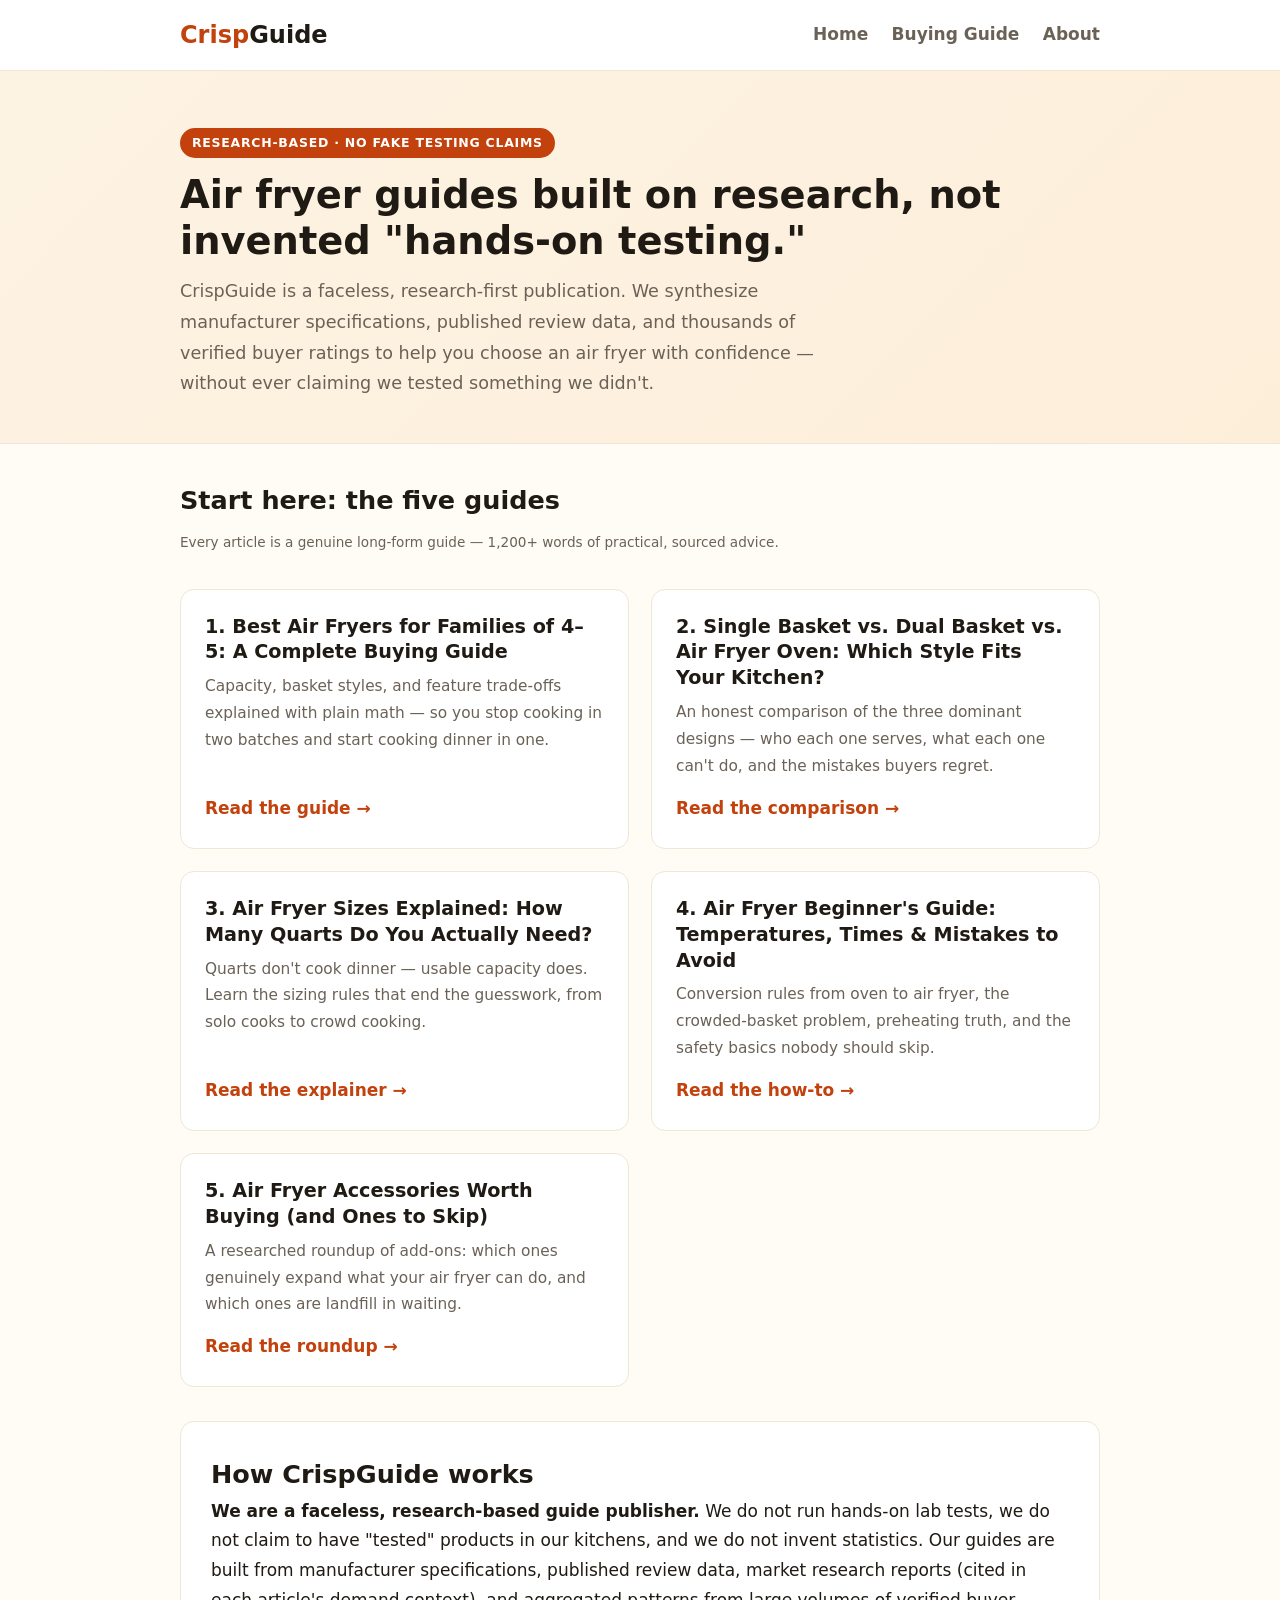
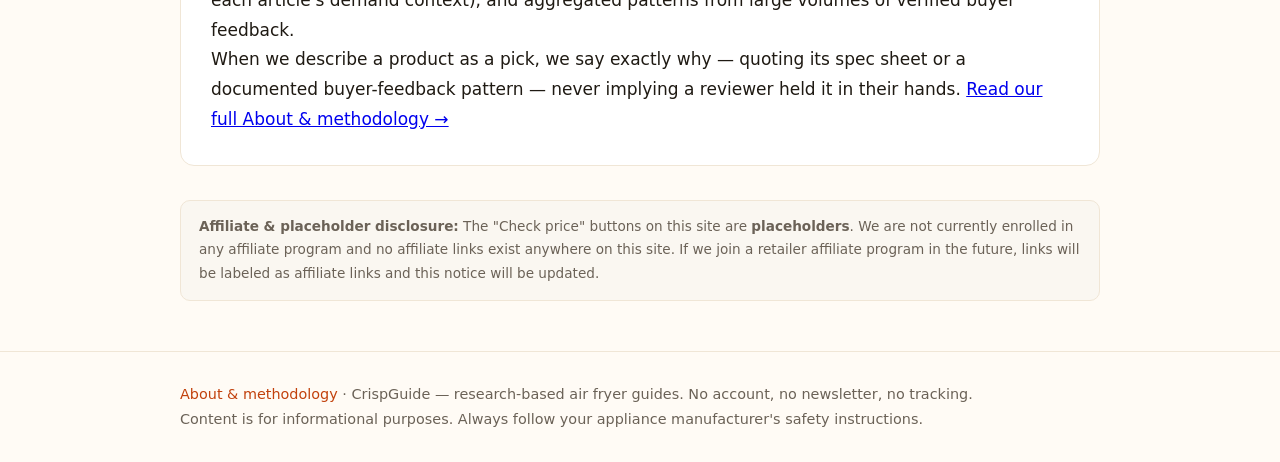
<file: index.html>
<!DOCTYPE html>
<html lang="en">
<head>
<meta charset="utf-8">
<meta name="viewport" content="width=device-width, initial-scale=1">
<title>CrispGuide — Research-Backed Air Fryer Buying Guides</title>
<meta name="description" content="CrispGuide publishes research-based air fryer buying guides, size explainers, beginner how-tos, and accessory roundups. No fake testing claims — every pick is sourced from published specs and verified buyer feedback patterns.">
<link rel="stylesheet" href="styles.css">
</head>
<body>
<header class="site-header">
  <div class="container">
    <a class="logo" href="index.html">Crisp<span>Guide</span></a>
    <nav>
      <a href="index.html">Home</a>
      <a href="articles/best-air-fryers-families.html">Buying Guide</a>
      <a href="about.html">About</a>
    </nav>
  </div>
</header>

<section class="hero">
  <div class="container">
    <span class="badge">Research-based · No fake testing claims</span>
    <h1>Air fryer guides built on research, not invented "hands-on testing."</h1>
    <p class="lead">CrispGuide is a faceless, research-first publication. We synthesize manufacturer specifications, published review data, and thousands of verified buyer ratings to help you choose an air fryer with confidence — without ever claiming we tested something we didn't.</p>
  </div>
</section>

<main class="container">
  <h2 style="margin:34px 0 6px;">Start here: the five guides</h2>
  <p class="meta">Every article is a genuine long-form guide — 1,200+ words of practical, sourced advice.</p>

  <div class="article-grid">
    <div class="card">
      <h2>1. Best Air Fryers for Families of 4–5: A Complete Buying Guide</h2>
      <p>Capacity, basket styles, and feature trade-offs explained with plain math — so you stop cooking in two batches and start cooking dinner in one.</p>
      <a class="read" href="articles/best-air-fryers-families.html">Read the guide →</a>
    </div>
    <div class="card">
      <h2>2. Single Basket vs. Dual Basket vs. Air Fryer Oven: Which Style Fits Your Kitchen?</h2>
      <p>An honest comparison of the three dominant designs — who each one serves, what each one can't do, and the mistakes buyers regret.</p>
      <a class="read" href="articles/single-vs-dual-basket-vs-oven.html">Read the comparison →</a>
    </div>
    <div class="card">
      <h2>3. Air Fryer Sizes Explained: How Many Quarts Do You Actually Need?</h2>
      <p>Quarts don't cook dinner — usable capacity does. Learn the sizing rules that end the guesswork, from solo cooks to crowd cooking.</p>
      <a class="read" href="articles/air-fryer-sizes-explained.html">Read the explainer →</a>
    </div>
    <div class="card">
      <h2>4. Air Fryer Beginner's Guide: Temperatures, Times &amp; Mistakes to Avoid</h2>
      <p>Conversion rules from oven to air fryer, the crowded-basket problem, preheating truth, and the safety basics nobody should skip.</p>
      <a class="read" href="articles/air-fryer-beginners-guide.html">Read the how-to →</a>
    </div>
    <div class="card">
      <h2>5. Air Fryer Accessories Worth Buying (and Ones to Skip)</h2>
      <p>A researched roundup of add-ons: which ones genuinely expand what your air fryer can do, and which ones are landfill in waiting.</p>
      <a class="read" href="articles/air-fryer-accessories-guide.html">Read the roundup →</a>
    </div>
  </div>

  <div class="about-box">
    <h2>How CrispGuide works</h2>
    <p><strong>We are a faceless, research-based guide publisher.</strong> We do not run hands-on lab tests, we do not claim to have "tested" products in our kitchens, and we do not invent statistics. Our guides are built from manufacturer specifications, published review data, market research reports (cited in each article's demand context), and aggregated patterns from large volumes of verified buyer feedback.</p>
    <p>When we describe a product as a pick, we say exactly why — quoting its spec sheet or a documented buyer-feedback pattern — never implying a reviewer held it in their hands. <a href="about.html">Read our full About &amp; methodology →</a></p>
  </div>

  <div class="disclosure">
    <strong>Affiliate &amp; placeholder disclosure:</strong> The "Check price" buttons on this site are <strong>placeholders</strong>. We are not currently enrolled in any affiliate program and no affiliate links exist anywhere on this site. If we join a retailer affiliate program in the future, links will be labeled as affiliate links and this notice will be updated.
  </div>
</main>

<footer class="site-footer">
  <div class="container">
    <p><a href="about.html">About &amp; methodology</a> · CrispGuide — research-based air fryer guides. No account, no newsletter, no tracking.</p>
    <p>Content is for informational purposes. Always follow your appliance manufacturer's safety instructions.</p>
  </div>
</footer>
</body>
</html>
</file>
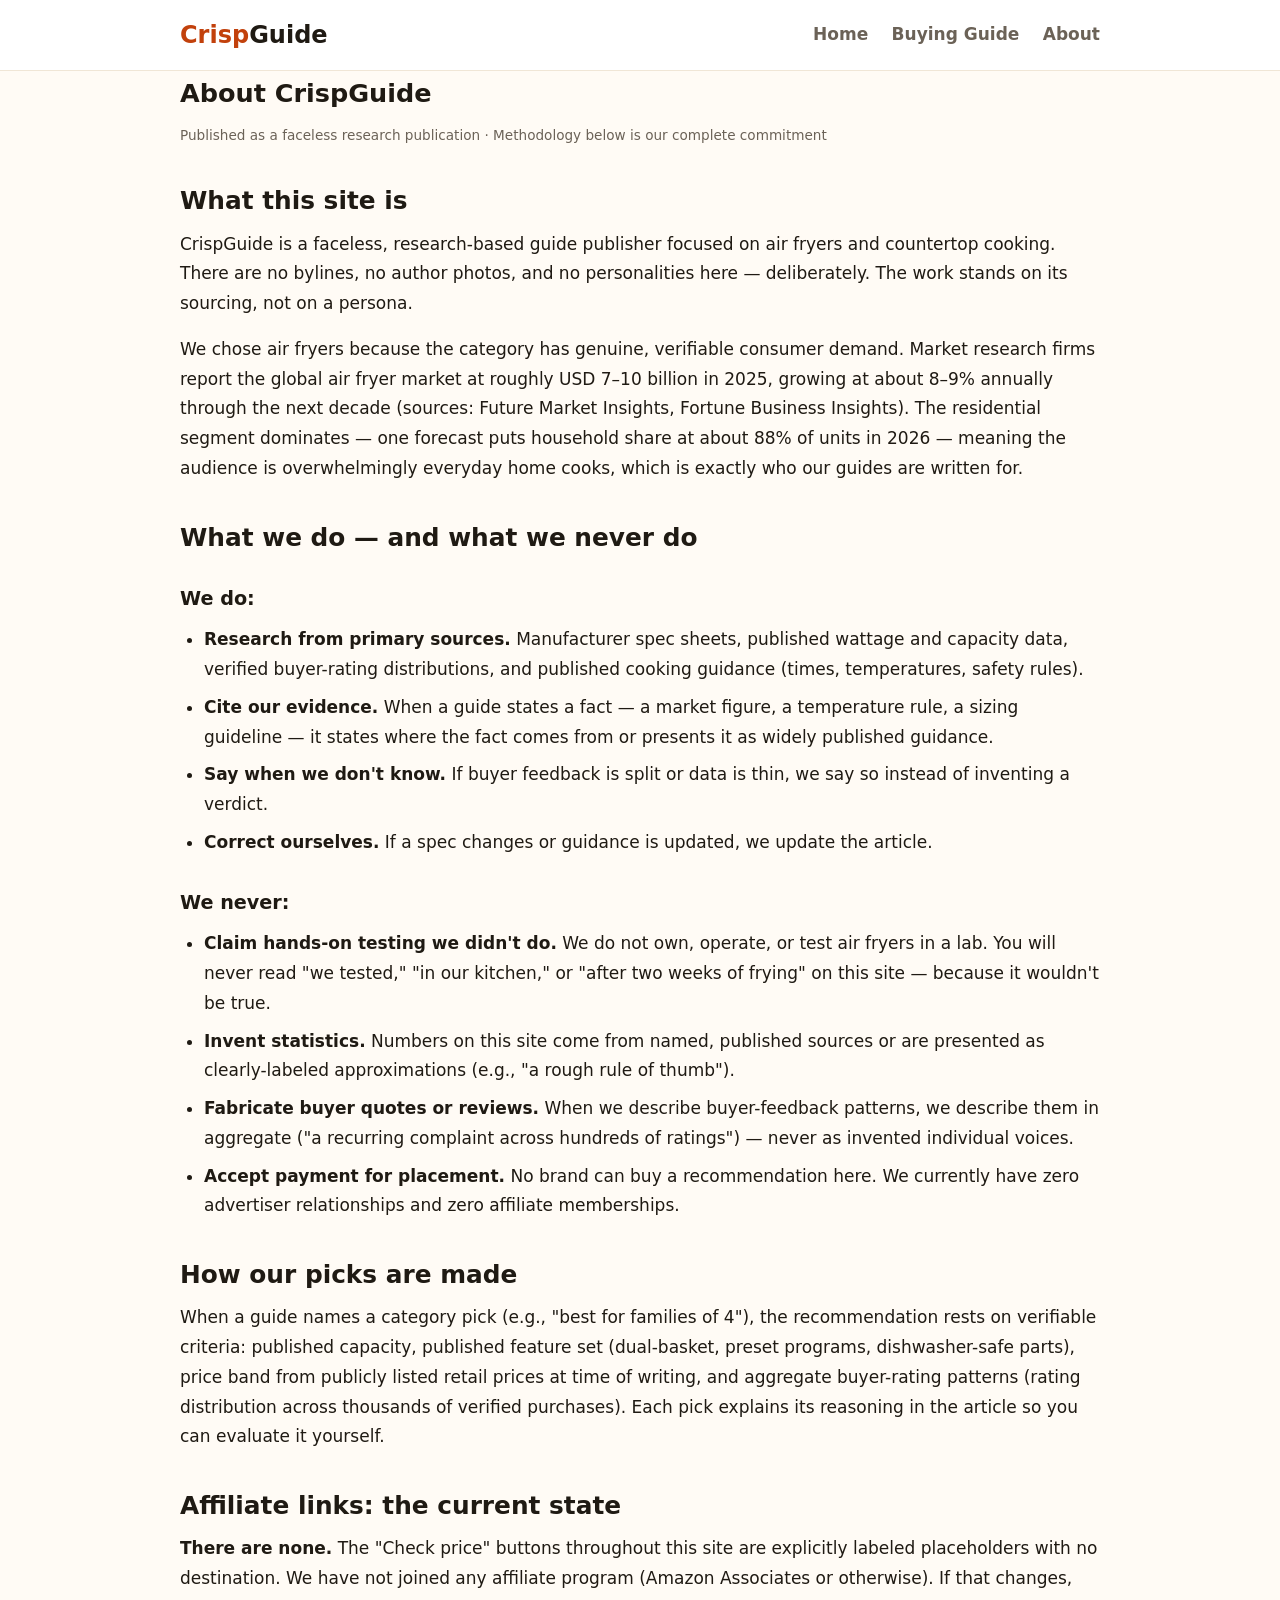
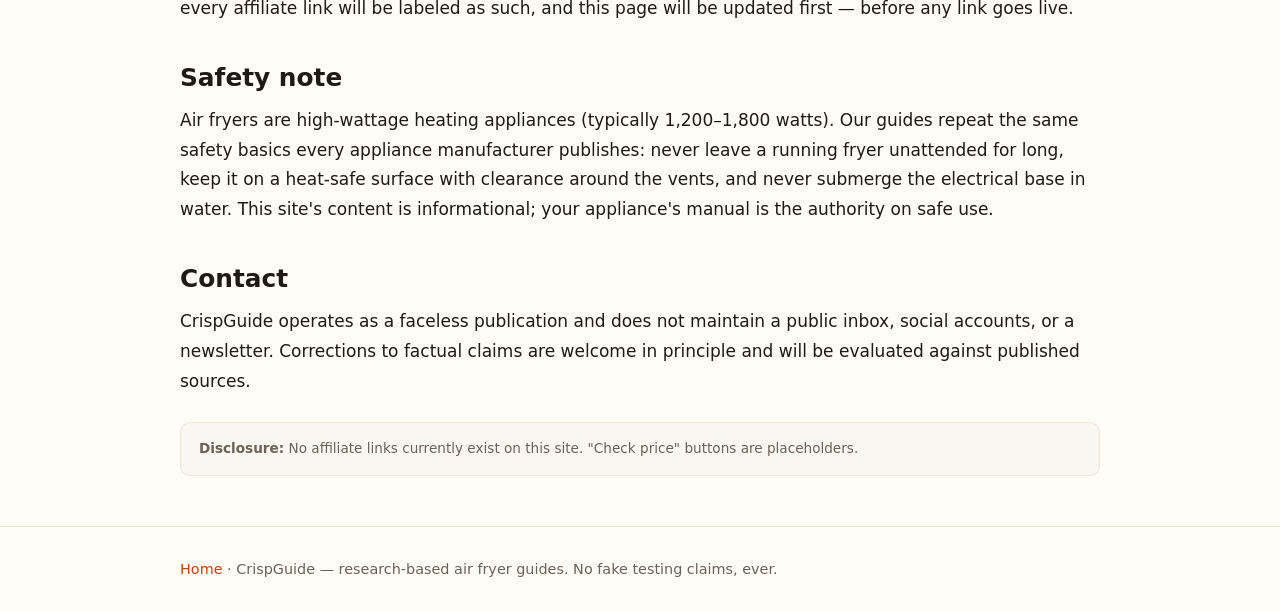
<file: about.html>
<!DOCTYPE html>
<html lang="en">
<head>
<meta charset="utf-8">
<meta name="viewport" content="width=device-width, initial-scale=1">
<title>About CrispGuide — Truthful, Research-Based Air Fryer Guides</title>
<meta name="description" content="CrispGuide is a faceless, research-first publication about air fryers. We publish researched guides, not fake hands-on reviews.">
<link rel="stylesheet" href="styles.css">
</head>
<body>
<header class="site-header">
  <div class="container">
    <a class="logo" href="index.html">Crisp<span>Guide</span></a>
    <nav>
      <a href="index.html">Home</a>
      <a href="articles/best-air-fryers-families.html">Buying Guide</a>
      <a href="about.html">About</a>
    </nav>
  </div>
</header>

<main class="container">
  <article class="prose">
    <h1>About CrispGuide</h1>
    <p class="meta">Published as a faceless research publication · Methodology below is our complete commitment</p>

    <h2>What this site is</h2>
    <p>CrispGuide is a faceless, research-based guide publisher focused on air fryers and countertop cooking. There are no bylines, no author photos, and no personalities here — deliberately. The work stands on its sourcing, not on a persona.</p>
    <p>We chose air fryers because the category has genuine, verifiable consumer demand. Market research firms report the global air fryer market at roughly USD 7–10 billion in 2025, growing at about 8–9% annually through the next decade (sources: Future Market Insights, Fortune Business Insights). The residential segment dominates — one forecast puts household share at about 88% of units in 2026 — meaning the audience is overwhelmingly everyday home cooks, which is exactly who our guides are written for.</p>

    <h2>What we do — and what we never do</h2>
    <h3>We do:</h3>
    <ul>
      <li><strong>Research from primary sources.</strong> Manufacturer spec sheets, published wattage and capacity data, verified buyer-rating distributions, and published cooking guidance (times, temperatures, safety rules).</li>
      <li><strong>Cite our evidence.</strong> When a guide states a fact — a market figure, a temperature rule, a sizing guideline — it states where the fact comes from or presents it as widely published guidance.</li>
      <li><strong>Say when we don't know.</strong> If buyer feedback is split or data is thin, we say so instead of inventing a verdict.</li>
      <li><strong>Correct ourselves.</strong> If a spec changes or guidance is updated, we update the article.</li>
    </ul>
    <h3>We never:</h3>
    <ul>
      <li><strong>Claim hands-on testing we didn't do.</strong> We do not own, operate, or test air fryers in a lab. You will never read "we tested," "in our kitchen," or "after two weeks of frying" on this site — because it wouldn't be true.</li>
      <li><strong>Invent statistics.</strong> Numbers on this site come from named, published sources or are presented as clearly-labeled approximations (e.g., "a rough rule of thumb").</li>
      <li><strong>Fabricate buyer quotes or reviews.</strong> When we describe buyer-feedback patterns, we describe them in aggregate ("a recurring complaint across hundreds of ratings") — never as invented individual voices.</li>
      <li><strong>Accept payment for placement.</strong> No brand can buy a recommendation here. We currently have zero advertiser relationships and zero affiliate memberships.</li>
    </ul>

    <h2>How our picks are made</h2>
    <p>When a guide names a category pick (e.g., "best for families of 4"), the recommendation rests on verifiable criteria: published capacity, published feature set (dual-basket, preset programs, dishwasher-safe parts), price band from publicly listed retail prices at time of writing, and aggregate buyer-rating patterns (rating distribution across thousands of verified purchases). Each pick explains its reasoning in the article so you can evaluate it yourself.</p>

    <h2>Affiliate links: the current state</h2>
    <p><strong>There are none.</strong> The "Check price" buttons throughout this site are explicitly labeled placeholders with no destination. We have not joined any affiliate program (Amazon Associates or otherwise). If that changes, every affiliate link will be labeled as such, and this page will be updated first — before any link goes live.</p>

    <h2>Safety note</h2>
    <p>Air fryers are high-wattage heating appliances (typically 1,200–1,800 watts). Our guides repeat the same safety basics every appliance manufacturer publishes: never leave a running fryer unattended for long, keep it on a heat-safe surface with clearance around the vents, and never submerge the electrical base in water. This site's content is informational; your appliance's manual is the authority on safe use.</p>

    <h2>Contact</h2>
    <p>CrispGuide operates as a faceless publication and does not maintain a public inbox, social accounts, or a newsletter. Corrections to factual claims are welcome in principle and will be evaluated against published sources.</p>
  </article>

  <div class="disclosure">
    <strong>Disclosure:</strong> No affiliate links currently exist on this site. "Check price" buttons are placeholders.
  </div>
</main>

<footer class="site-footer">
  <div class="container">
    <p><a href="index.html">Home</a> · CrispGuide — research-based air fryer guides. No fake testing claims, ever.</p>
  </div>
</footer>
</body>
</html>
</file>
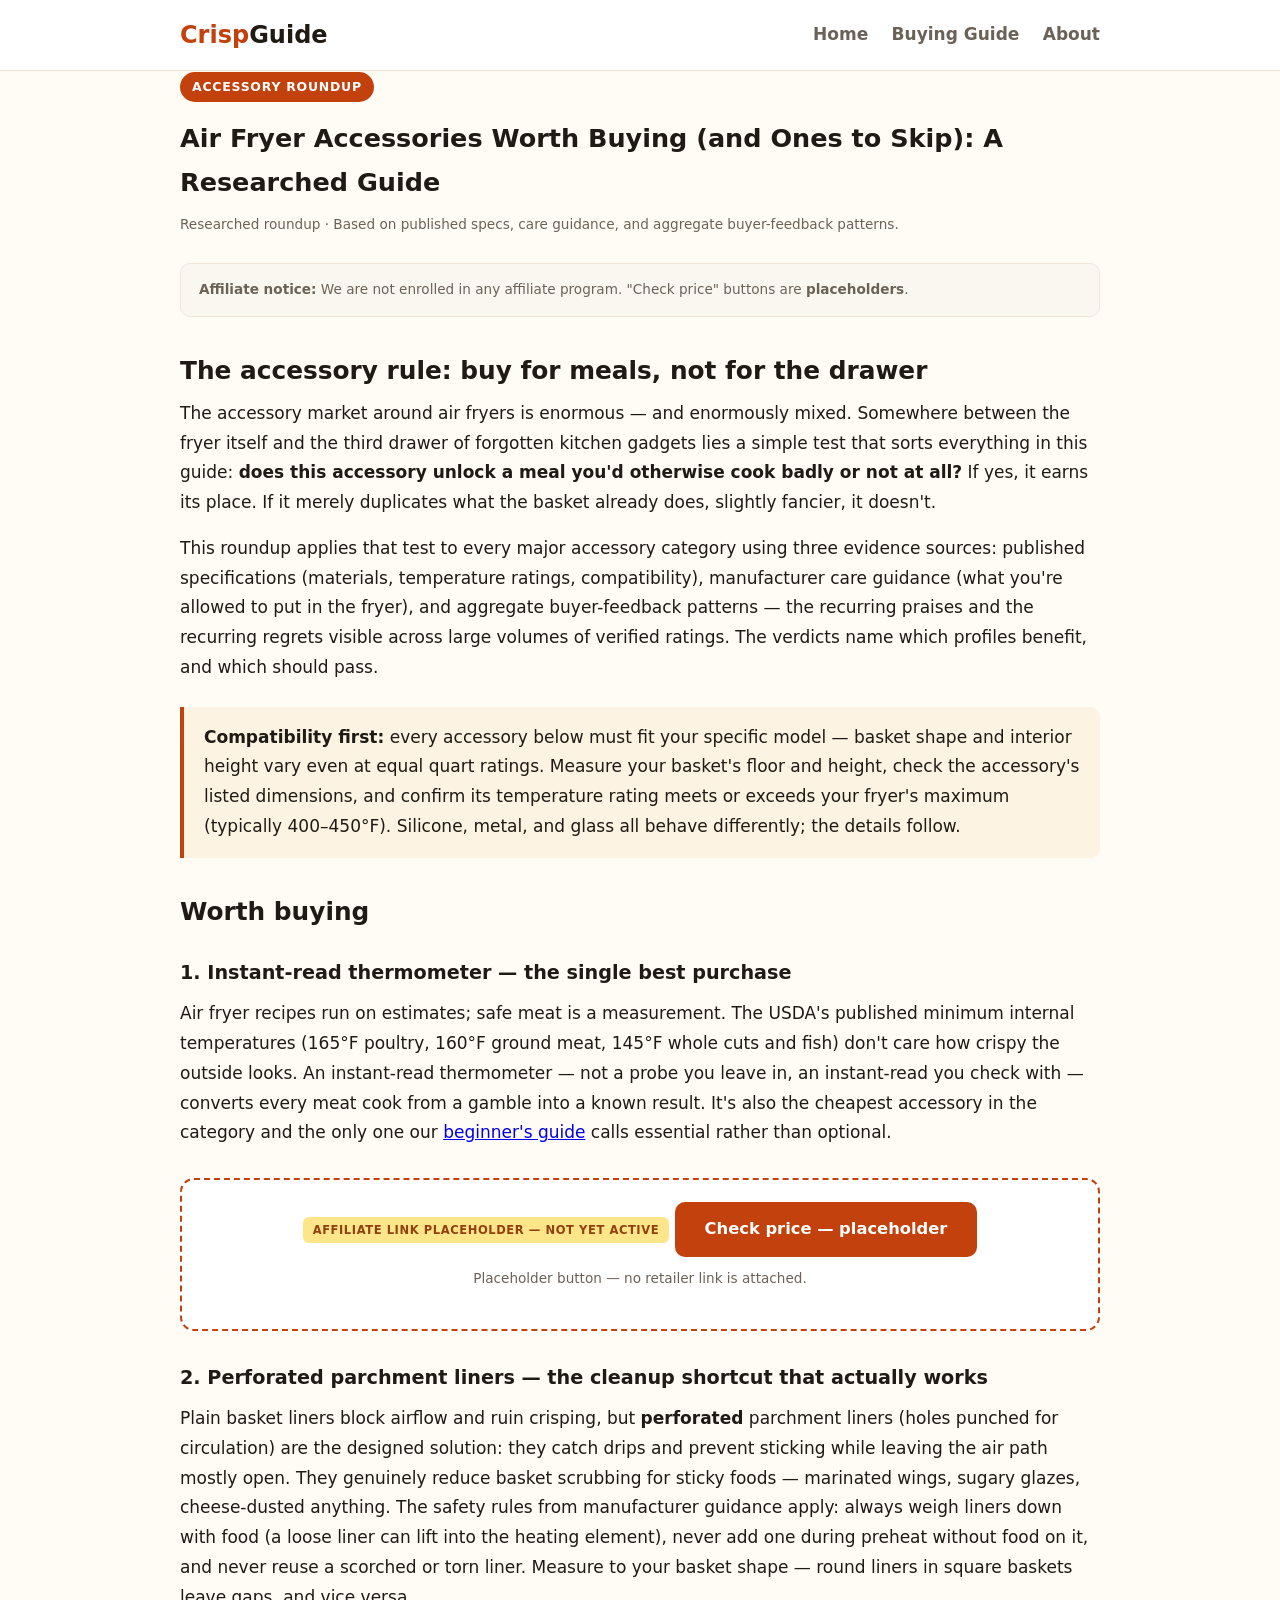
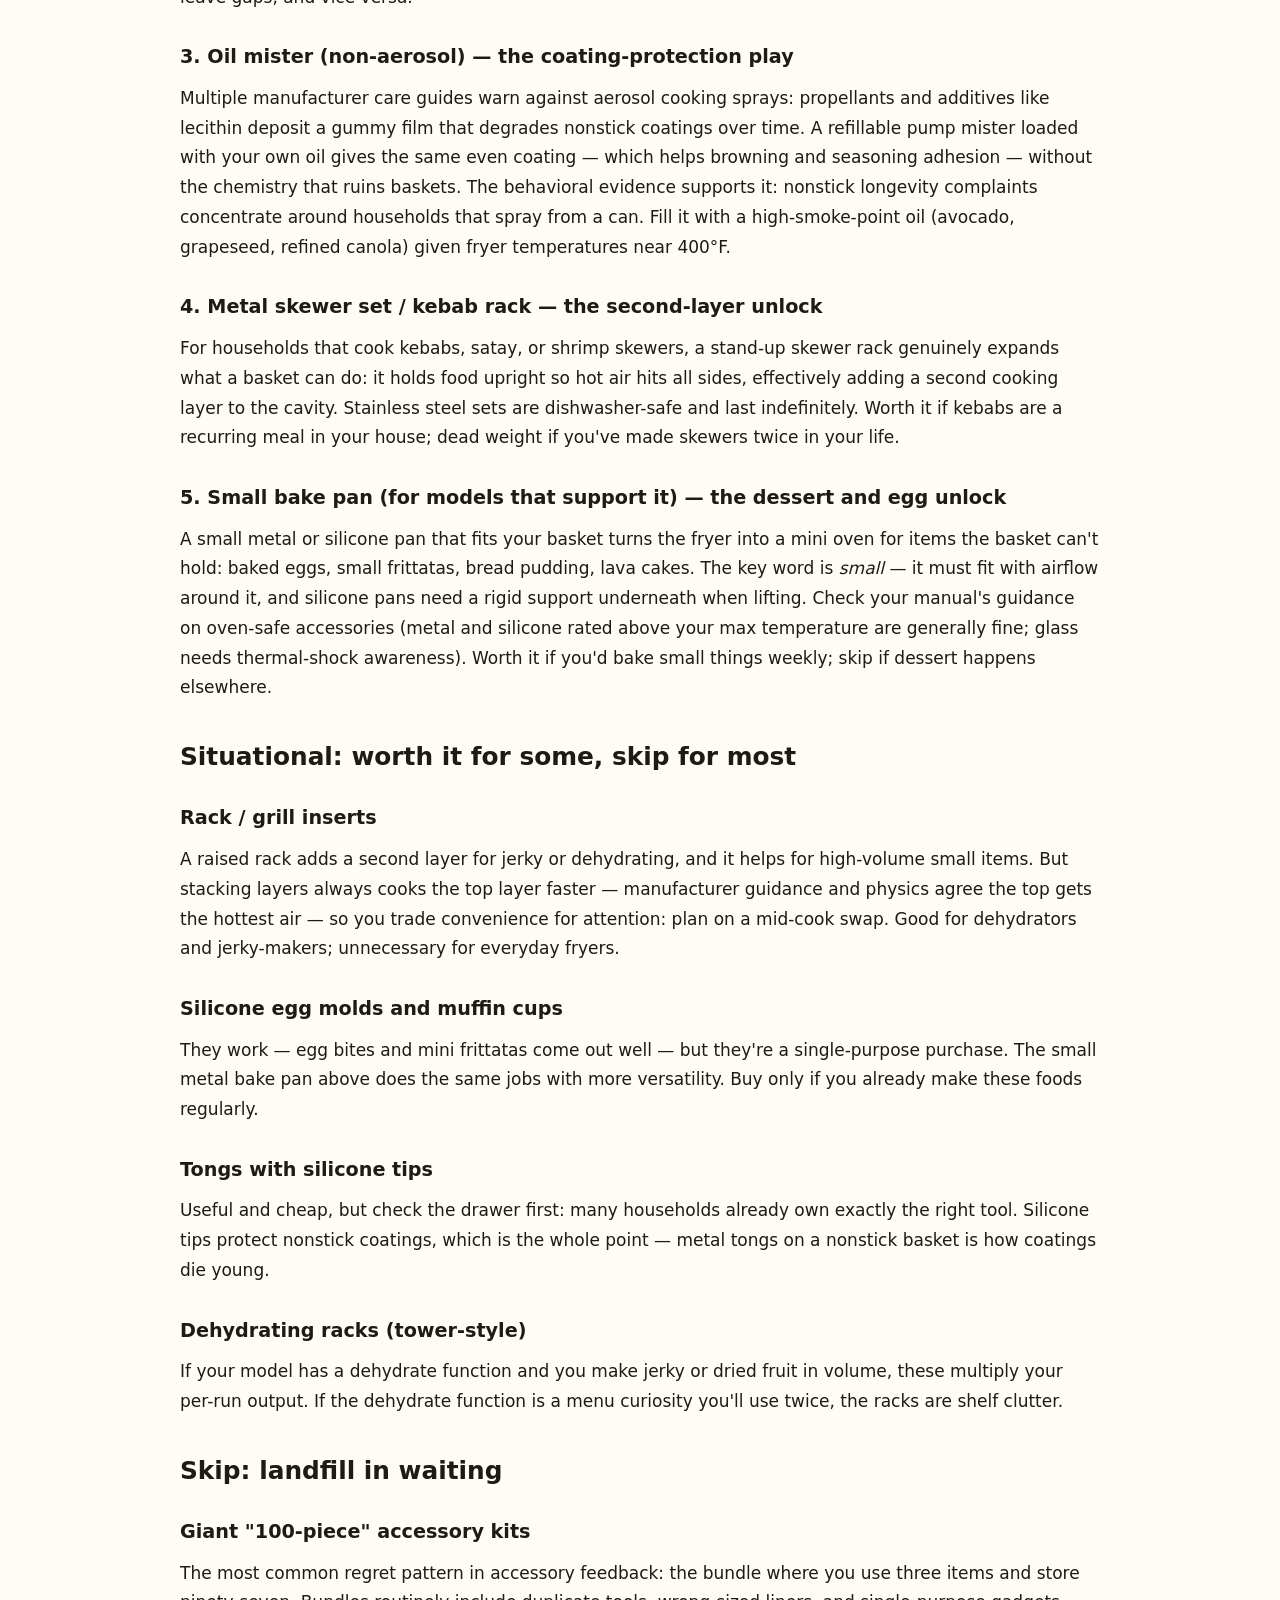
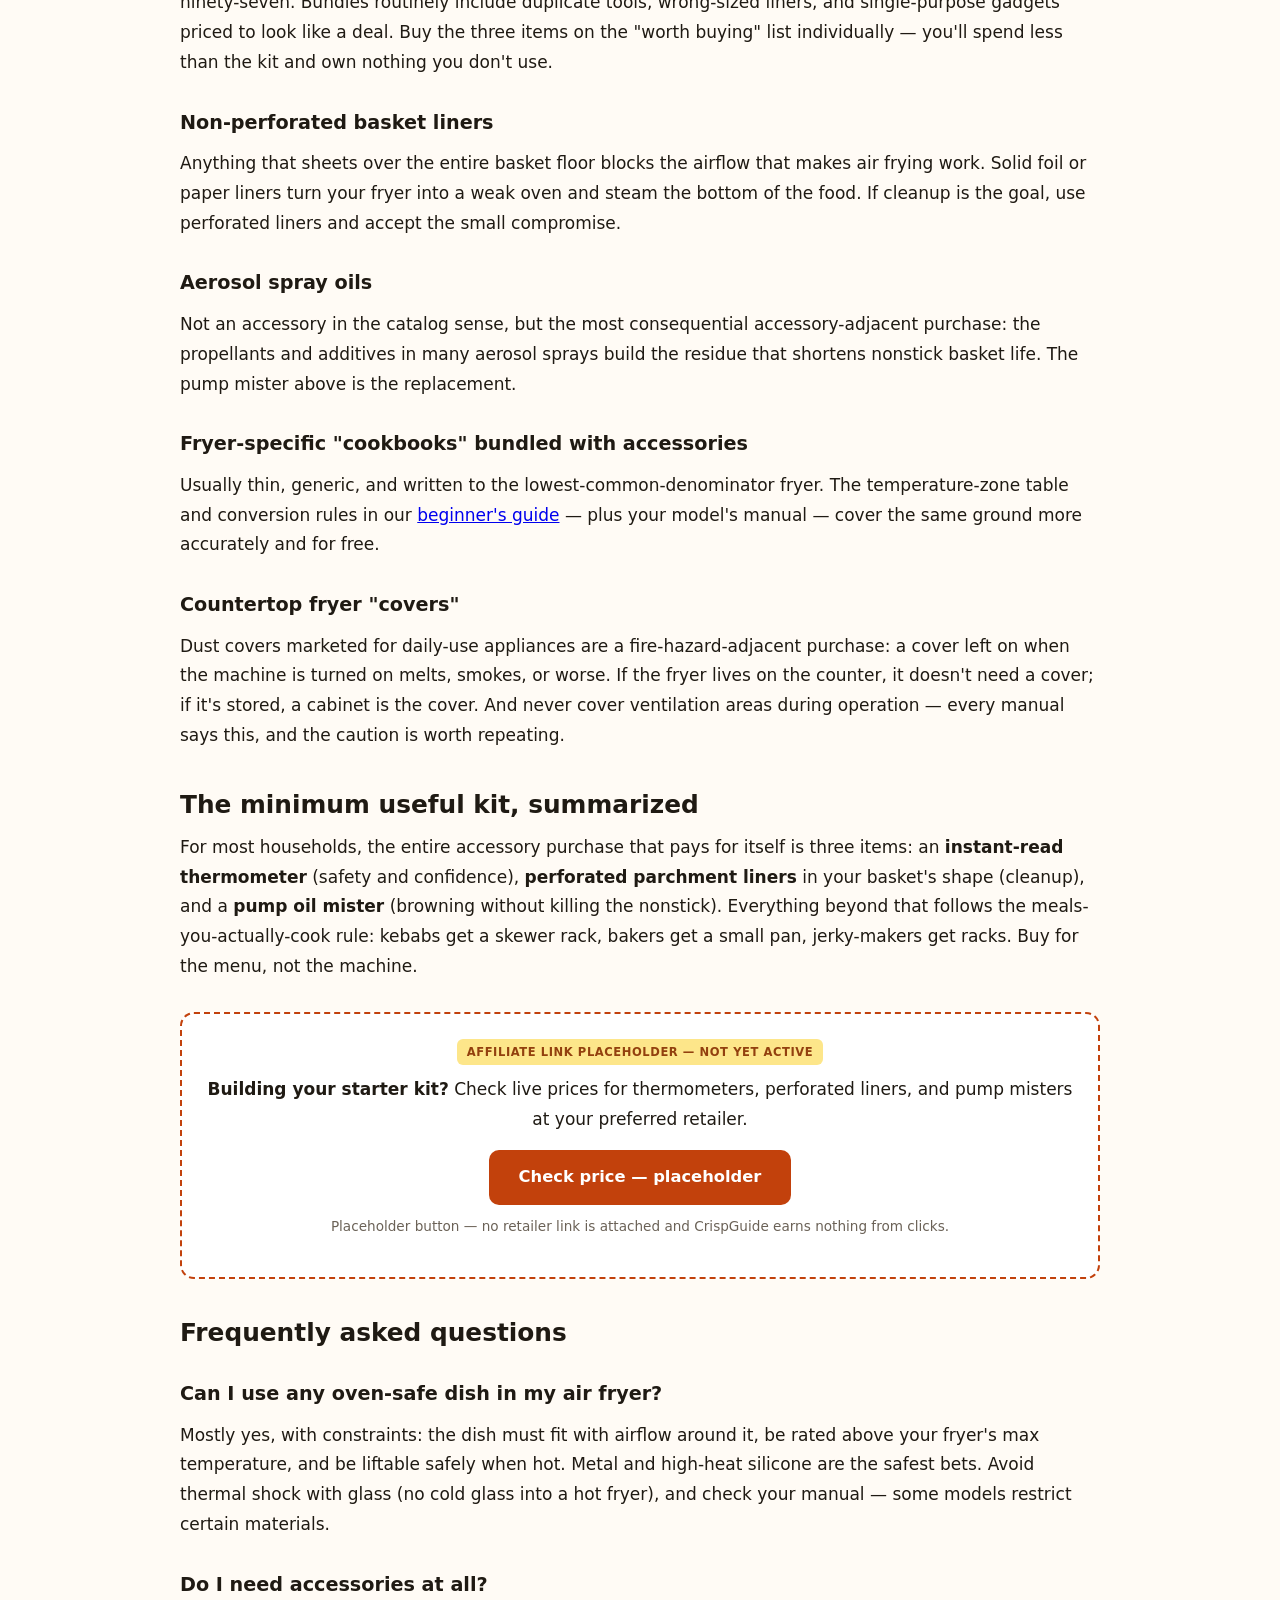
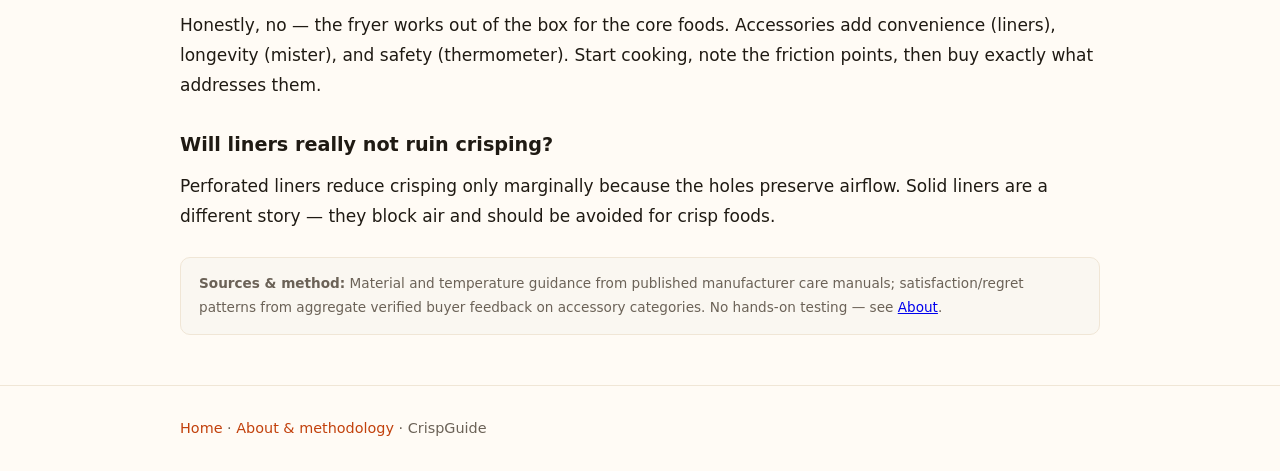
<file: articles/air-fryer-accessories-guide.html>
<!DOCTYPE html>
<html lang="en">
<head>
<meta charset="utf-8">
<meta name="viewport" content="width=device-width, initial-scale=1">
<title>Air Fryer Accessories Worth Buying (and Ones to Skip) | CrispGuide</title>
<meta name="description" content="A researched roundup of air fryer accessories: the add-ons that genuinely expand what your fryer can do, and the ones that are landfill in waiting.">
<link rel="stylesheet" href="../styles.css">
</head>
<body>
<header class="site-header">
  <div class="container">
    <a class="logo" href="../index.html">Crisp<span>Guide</span></a>
    <nav>
      <a href="../index.html">Home</a>
      <a href="best-air-fryers-families.html">Buying Guide</a>
      <a href="../about.html">About</a>
    </nav>
  </div>
</header>

<main class="container">
  <article class="prose">
    <span class="badge">Accessory Roundup</span>
    <h1>Air Fryer Accessories Worth Buying (and Ones to Skip): A Researched Guide</h1>
    <p class="meta">Researched roundup · Based on published specs, care guidance, and aggregate buyer-feedback patterns.</p>

    <div class="disclosure">
      <strong>Affiliate notice:</strong> We are not enrolled in any affiliate program. "Check price" buttons are <strong>placeholders</strong>.
    </div>

    <h2>The accessory rule: buy for meals, not for the drawer</h2>
    <p>The accessory market around air fryers is enormous — and enormously mixed. Somewhere between the fryer itself and the third drawer of forgotten kitchen gadgets lies a simple test that sorts everything in this guide: <strong>does this accessory unlock a meal you'd otherwise cook badly or not at all?</strong> If yes, it earns its place. If it merely duplicates what the basket already does, slightly fancier, it doesn't.</p>
    <p>This roundup applies that test to every major accessory category using three evidence sources: published specifications (materials, temperature ratings, compatibility), manufacturer care guidance (what you're allowed to put in the fryer), and aggregate buyer-feedback patterns — the recurring praises and the recurring regrets visible across large volumes of verified ratings. The verdicts name which profiles benefit, and which should pass.</p>

    <div class="note">
      <strong>Compatibility first:</strong> every accessory below must fit your specific model — basket shape and interior height vary even at equal quart ratings. Measure your basket's floor and height, check the accessory's listed dimensions, and confirm its temperature rating meets or exceeds your fryer's maximum (typically 400–450°F). Silicone, metal, and glass all behave differently; the details follow.
    </div>

    <h2>Worth buying</h2>

    <h3>1. Instant-read thermometer — the single best purchase</h3>
    <p>Air fryer recipes run on estimates; safe meat is a measurement. The USDA's published minimum internal temperatures (165°F poultry, 160°F ground meat, 145°F whole cuts and fish) don't care how crispy the outside looks. An instant-read thermometer — not a probe you leave in, an instant-read you check with — converts every meat cook from a gamble into a known result. It's also the cheapest accessory in the category and the only one our <a href="air-fryer-beginners-guide.html">beginner's guide</a> calls essential rather than optional.</p>

    <div class="cta-box">
      <span class="placeholder-tag">Affiliate link placeholder — not yet active</span>
      <a class="btn-price" href="#" onclick="return false;">Check price — placeholder</a>
      <p class="small">Placeholder button — no retailer link is attached.</p>
    </div>

    <h3>2. Perforated parchment liners — the cleanup shortcut that actually works</h3>
    <p>Plain basket liners block airflow and ruin crisping, but <strong>perforated</strong> parchment liners (holes punched for circulation) are the designed solution: they catch drips and prevent sticking while leaving the air path mostly open. They genuinely reduce basket scrubbing for sticky foods — marinated wings, sugary glazes, cheese-dusted anything. The safety rules from manufacturer guidance apply: always weigh liners down with food (a loose liner can lift into the heating element), never add one during preheat without food on it, and never reuse a scorched or torn liner. Measure to your basket shape — round liners in square baskets leave gaps, and vice versa.</p>

    <h3>3. Oil mister (non-aerosol) — the coating-protection play</h3>
    <p>Multiple manufacturer care guides warn against aerosol cooking sprays: propellants and additives like lecithin deposit a gummy film that degrades nonstick coatings over time. A refillable pump mister loaded with your own oil gives the same even coating — which helps browning and seasoning adhesion — without the chemistry that ruins baskets. The behavioral evidence supports it: nonstick longevity complaints concentrate around households that spray from a can. Fill it with a high-smoke-point oil (avocado, grapeseed, refined canola) given fryer temperatures near 400°F.</p>

    <h3>4. Metal skewer set / kebab rack — the second-layer unlock</h3>
    <p>For households that cook kebabs, satay, or shrimp skewers, a stand-up skewer rack genuinely expands what a basket can do: it holds food upright so hot air hits all sides, effectively adding a second cooking layer to the cavity. Stainless steel sets are dishwasher-safe and last indefinitely. Worth it if kebabs are a recurring meal in your house; dead weight if you've made skewers twice in your life.</p>

    <h3>5. Small bake pan (for models that support it) — the dessert and egg unlock</h3>
    <p>A small metal or silicone pan that fits your basket turns the fryer into a mini oven for items the basket can't hold: baked eggs, small frittatas, bread pudding, lava cakes. The key word is <em>small</em> — it must fit with airflow around it, and silicone pans need a rigid support underneath when lifting. Check your manual's guidance on oven-safe accessories (metal and silicone rated above your max temperature are generally fine; glass needs thermal-shock awareness). Worth it if you'd bake small things weekly; skip if dessert happens elsewhere.</p>

    <h2>Situational: worth it for some, skip for most</h2>

    <h3>Rack / grill inserts</h3>
    <p>A raised rack adds a second layer for jerky or dehydrating, and it helps for high-volume small items. But stacking layers always cooks the top layer faster — manufacturer guidance and physics agree the top gets the hottest air — so you trade convenience for attention: plan on a mid-cook swap. Good for dehydrators and jerky-makers; unnecessary for everyday fryers.</p>

    <h3>Silicone egg molds and muffin cups</h3>
    <p>They work — egg bites and mini frittatas come out well — but they're a single-purpose purchase. The small metal bake pan above does the same jobs with more versatility. Buy only if you already make these foods regularly.</p>

    <h3>Tongs with silicone tips</h3>
    <p>Useful and cheap, but check the drawer first: many households already own exactly the right tool. Silicone tips protect nonstick coatings, which is the whole point — metal tongs on a nonstick basket is how coatings die young.</p>

    <h3>Dehydrating racks (tower-style)</h3>
    <p>If your model has a dehydrate function and you make jerky or dried fruit in volume, these multiply your per-run output. If the dehydrate function is a menu curiosity you'll use twice, the racks are shelf clutter.</p>

    <h2>Skip: landfill in waiting</h2>

    <h3>Giant "100-piece" accessory kits</h3>
    <p>The most common regret pattern in accessory feedback: the bundle where you use three items and store ninety-seven. Bundles routinely include duplicate tools, wrong-sized liners, and single-purpose gadgets priced to look like a deal. Buy the three items on the "worth buying" list individually — you'll spend less than the kit and own nothing you don't use.</p>

    <h3>Non-perforated basket liners</h3>
    <p>Anything that sheets over the entire basket floor blocks the airflow that makes air frying work. Solid foil or paper liners turn your fryer into a weak oven and steam the bottom of the food. If cleanup is the goal, use perforated liners and accept the small compromise.</p>

    <h3>Aerosol spray oils</h3>
    <p>Not an accessory in the catalog sense, but the most consequential accessory-adjacent purchase: the propellants and additives in many aerosol sprays build the residue that shortens nonstick basket life. The pump mister above is the replacement.</p>

    <h3>Fryer-specific "cookbooks" bundled with accessories</h3>
    <p>Usually thin, generic, and written to the lowest-common-denominator fryer. The temperature-zone table and conversion rules in our <a href="air-fryer-beginners-guide.html">beginner's guide</a> — plus your model's manual — cover the same ground more accurately and for free.</p>

    <h3>Countertop fryer "covers"</h3>
    <p>Dust covers marketed for daily-use appliances are a fire-hazard-adjacent purchase: a cover left on when the machine is turned on melts, smokes, or worse. If the fryer lives on the counter, it doesn't need a cover; if it's stored, a cabinet is the cover. And never cover ventilation areas during operation — every manual says this, and the caution is worth repeating.</p>

    <h2>The minimum useful kit, summarized</h2>
    <p>For most households, the entire accessory purchase that pays for itself is three items: an <strong>instant-read thermometer</strong> (safety and confidence), <strong>perforated parchment liners</strong> in your basket's shape (cleanup), and a <strong>pump oil mister</strong> (browning without killing the nonstick). Everything beyond that follows the meals-you-actually-cook rule: kebabs get a skewer rack, bakers get a small pan, jerky-makers get racks. Buy for the menu, not the machine.</p>

    <div class="cta-box">
      <span class="placeholder-tag">Affiliate link placeholder — not yet active</span>
      <p><strong>Building your starter kit?</strong> Check live prices for thermometers, perforated liners, and pump misters at your preferred retailer.</p>
      <a class="btn-price" href="#" onclick="return false;">Check price — placeholder</a>
      <p class="small">Placeholder button — no retailer link is attached and CrispGuide earns nothing from clicks.</p>
    </div>

    <h2 class="faq">Frequently asked questions</h2>
    <div class="faq">
      <h3>Can I use any oven-safe dish in my air fryer?</h3>
      <p>Mostly yes, with constraints: the dish must fit with airflow around it, be rated above your fryer's max temperature, and be liftable safely when hot. Metal and high-heat silicone are the safest bets. Avoid thermal shock with glass (no cold glass into a hot fryer), and check your manual — some models restrict certain materials.</p>
      <h3>Do I need accessories at all?</h3>
      <p>Honestly, no — the fryer works out of the box for the core foods. Accessories add convenience (liners), longevity (mister), and safety (thermometer). Start cooking, note the friction points, then buy exactly what addresses them.</p>
      <h3>Will liners really not ruin crisping?</h3>
      <p>Perforated liners reduce crisping only marginally because the holes preserve airflow. Solid liners are a different story — they block air and should be avoided for crisp foods.</p>
    </div>

    <div class="disclosure">
      <strong>Sources &amp; method:</strong> Material and temperature guidance from published manufacturer care manuals; satisfaction/regret patterns from aggregate verified buyer feedback on accessory categories. No hands-on testing — see <a href="../about.html">About</a>.
    </div>
  </article>
</main>

<footer class="site-footer">
  <div class="container">
    <p><a href="../index.html">Home</a> · <a href="../about.html">About &amp; methodology</a> · CrispGuide</p>
  </div>
</footer>
</body>
</html>
</file>
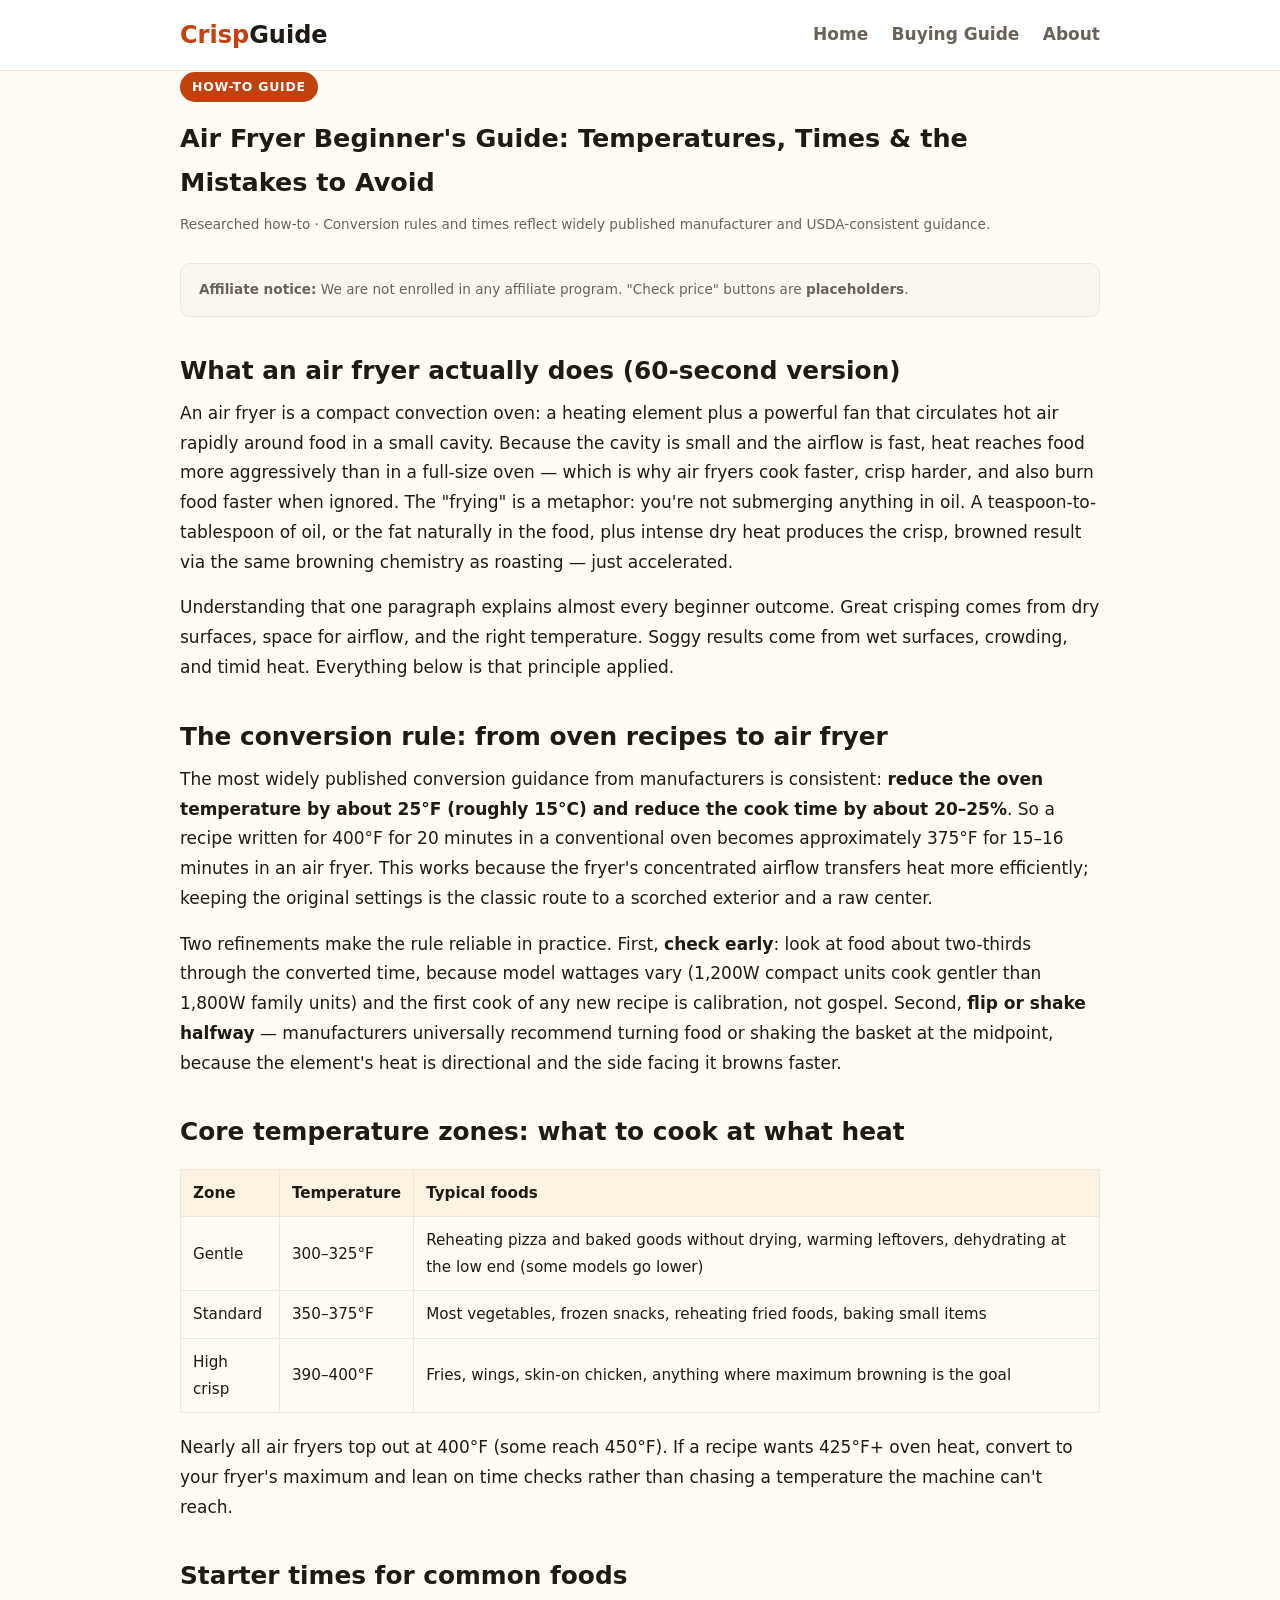
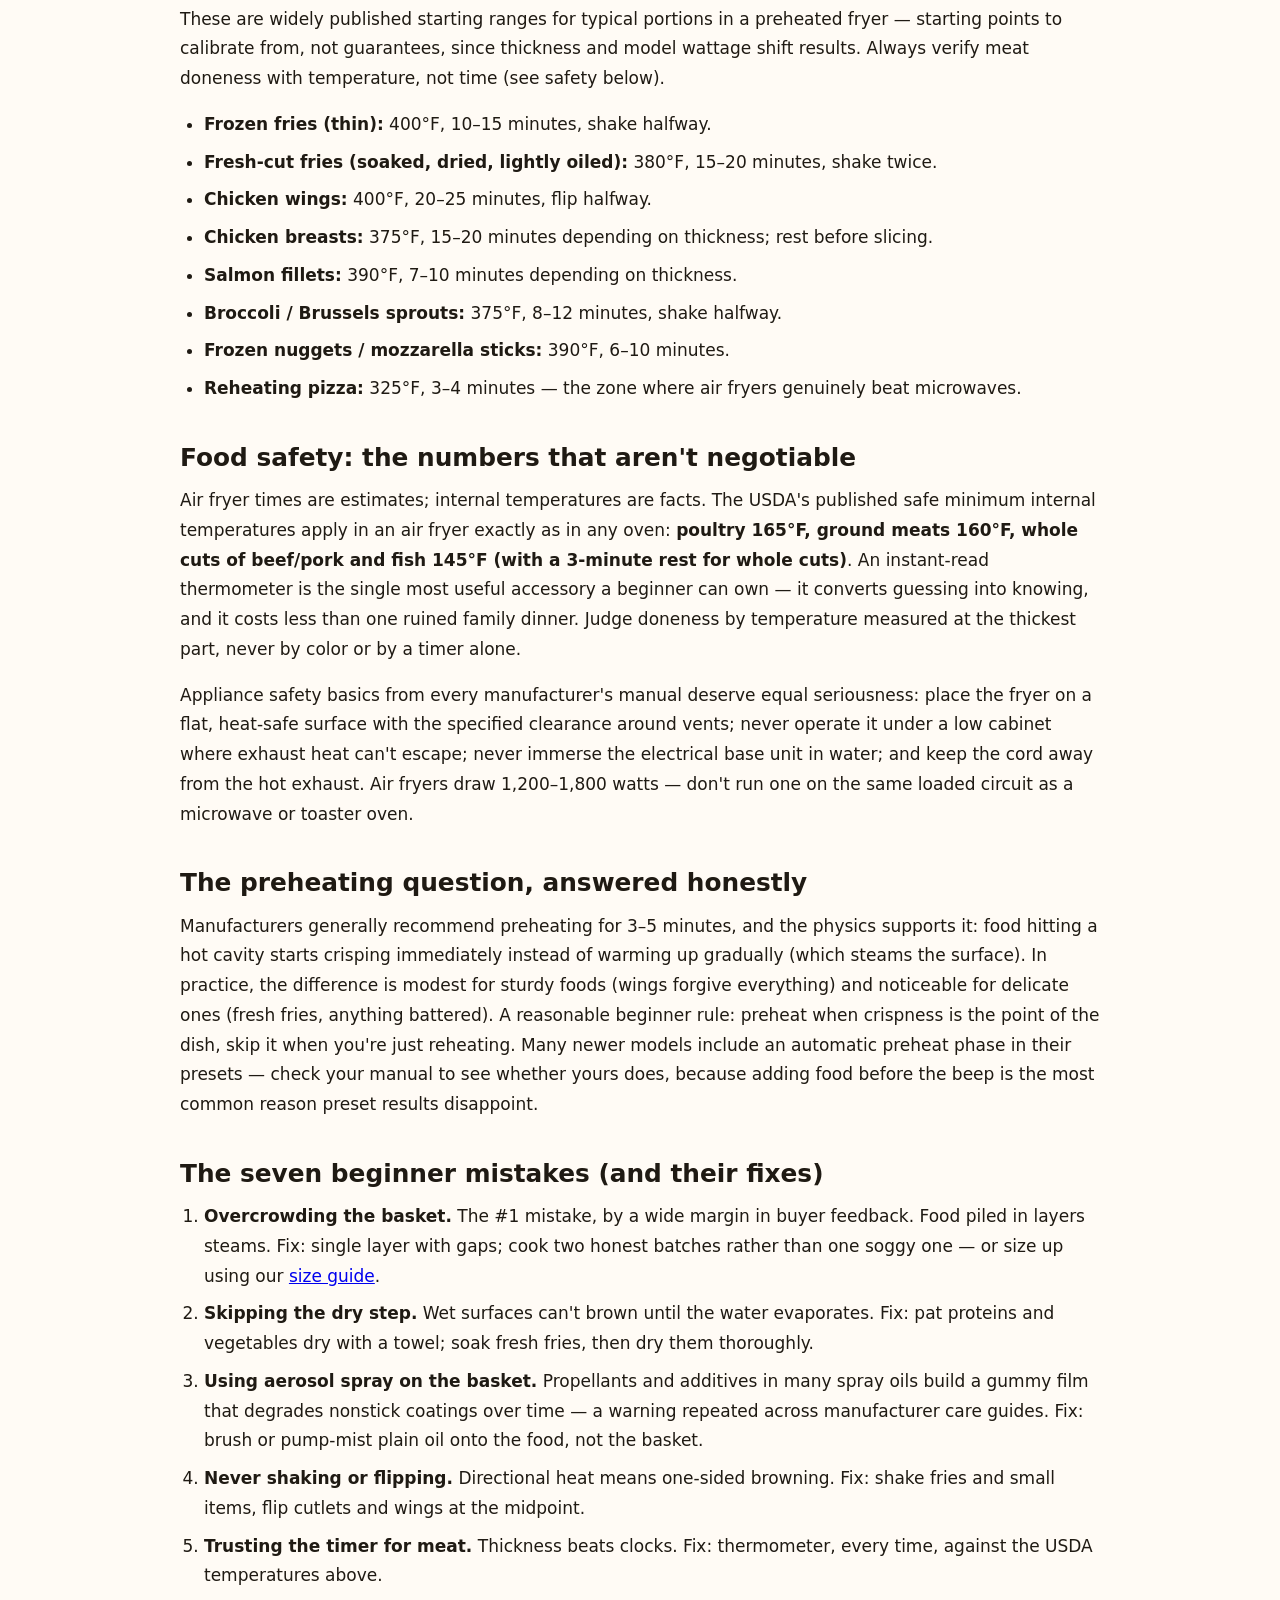
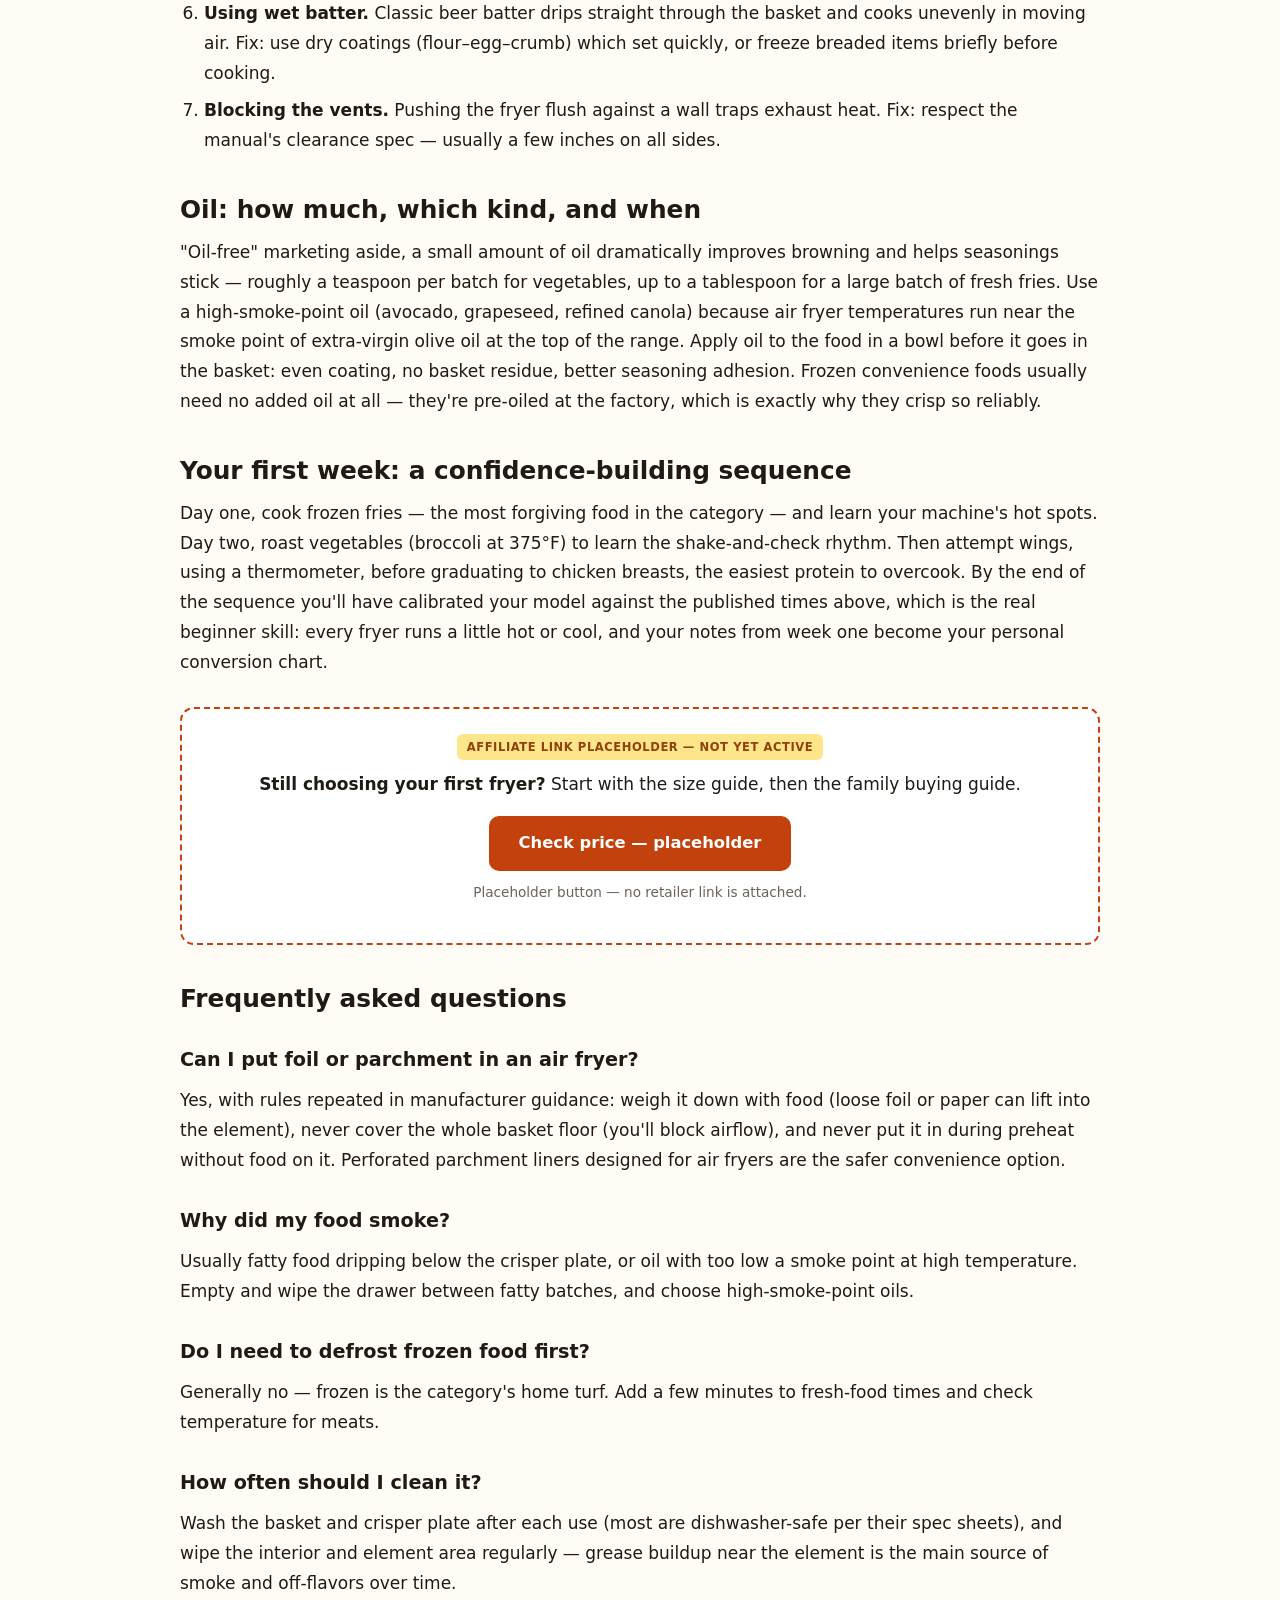
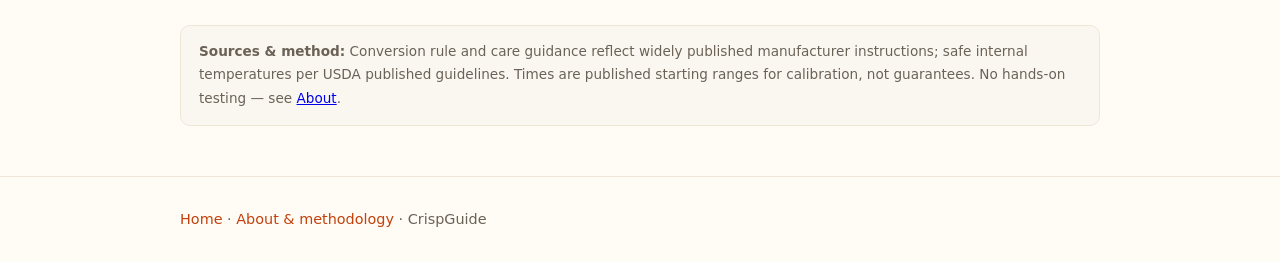
<file: articles/air-fryer-beginners-guide.html>
<!DOCTYPE html>
<html lang="en">
<head>
<meta charset="utf-8">
<meta name="viewport" content="width=device-width, initial-scale=1">
<title>Air Fryer Beginner's Guide: Temperatures, Times & Mistakes to Avoid | CrispGuide</title>
<meta name="description" content="A researched beginner's guide to air frying: oven-to-air-fryer conversion rules, core temperatures and times, preheating truth, and the mistakes that ruin first meals.">
<link rel="stylesheet" href="../styles.css">
</head>
<body>
<header class="site-header">
  <div class="container">
    <a class="logo" href="../index.html">Crisp<span>Guide</span></a>
    <nav>
      <a href="../index.html">Home</a>
      <a href="best-air-fryers-families.html">Buying Guide</a>
      <a href="../about.html">About</a>
    </nav>
  </div>
</header>

<main class="container">
  <article class="prose">
    <span class="badge">How-To Guide</span>
    <h1>Air Fryer Beginner's Guide: Temperatures, Times &amp; the Mistakes to Avoid</h1>
    <p class="meta">Researched how-to · Conversion rules and times reflect widely published manufacturer and USDA-consistent guidance.</p>

    <div class="disclosure">
      <strong>Affiliate notice:</strong> We are not enrolled in any affiliate program. "Check price" buttons are <strong>placeholders</strong>.
    </div>

    <h2>What an air fryer actually does (60-second version)</h2>
    <p>An air fryer is a compact convection oven: a heating element plus a powerful fan that circulates hot air rapidly around food in a small cavity. Because the cavity is small and the airflow is fast, heat reaches food more aggressively than in a full-size oven — which is why air fryers cook faster, crisp harder, and also burn food faster when ignored. The "frying" is a metaphor: you're not submerging anything in oil. A teaspoon-to-tablespoon of oil, or the fat naturally in the food, plus intense dry heat produces the crisp, browned result via the same browning chemistry as roasting — just accelerated.</p>
    <p>Understanding that one paragraph explains almost every beginner outcome. Great crisping comes from dry surfaces, space for airflow, and the right temperature. Soggy results come from wet surfaces, crowding, and timid heat. Everything below is that principle applied.</p>

    <h2>The conversion rule: from oven recipes to air fryer</h2>
    <p>The most widely published conversion guidance from manufacturers is consistent: <strong>reduce the oven temperature by about 25°F (roughly 15°C) and reduce the cook time by about 20–25%</strong>. So a recipe written for 400°F for 20 minutes in a conventional oven becomes approximately 375°F for 15–16 minutes in an air fryer. This works because the fryer's concentrated airflow transfers heat more efficiently; keeping the original settings is the classic route to a scorched exterior and a raw center.</p>
    <p>Two refinements make the rule reliable in practice. First, <strong>check early</strong>: look at food about two-thirds through the converted time, because model wattages vary (1,200W compact units cook gentler than 1,800W family units) and the first cook of any new recipe is calibration, not gospel. Second, <strong>flip or shake halfway</strong> — manufacturers universally recommend turning food or shaking the basket at the midpoint, because the element's heat is directional and the side facing it browns faster.</p>

    <h2>Core temperature zones: what to cook at what heat</h2>
    <table>
      <tr><th>Zone</th><th>Temperature</th><th>Typical foods</th></tr>
      <tr><td>Gentle</td><td>300–325°F</td><td>Reheating pizza and baked goods without drying, warming leftovers, dehydrating at the low end (some models go lower)</td></tr>
      <tr><td>Standard</td><td>350–375°F</td><td>Most vegetables, frozen snacks, reheating fried foods, baking small items</td></tr>
      <tr><td>High crisp</td><td>390–400°F</td><td>Fries, wings, skin-on chicken, anything where maximum browning is the goal</td></tr>
    </table>
    <p>Nearly all air fryers top out at 400°F (some reach 450°F). If a recipe wants 425°F+ oven heat, convert to your fryer's maximum and lean on time checks rather than chasing a temperature the machine can't reach.</p>

    <h2>Starter times for common foods</h2>
    <p>These are widely published starting ranges for typical portions in a preheated fryer — starting points to calibrate from, not guarantees, since thickness and model wattage shift results. Always verify meat doneness with temperature, not time (see safety below).</p>
    <ul>
      <li><strong>Frozen fries (thin):</strong> 400°F, 10–15 minutes, shake halfway.</li>
      <li><strong>Fresh-cut fries (soaked, dried, lightly oiled):</strong> 380°F, 15–20 minutes, shake twice.</li>
      <li><strong>Chicken wings:</strong> 400°F, 20–25 minutes, flip halfway.</li>
      <li><strong>Chicken breasts:</strong> 375°F, 15–20 minutes depending on thickness; rest before slicing.</li>
      <li><strong>Salmon fillets:</strong> 390°F, 7–10 minutes depending on thickness.</li>
      <li><strong>Broccoli / Brussels sprouts:</strong> 375°F, 8–12 minutes, shake halfway.</li>
      <li><strong>Frozen nuggets / mozzarella sticks:</strong> 390°F, 6–10 minutes.</li>
      <li><strong>Reheating pizza:</strong> 325°F, 3–4 minutes — the zone where air fryers genuinely beat microwaves.</li>
    </ul>

    <h2>Food safety: the numbers that aren't negotiable</h2>
    <p>Air fryer times are estimates; internal temperatures are facts. The USDA's published safe minimum internal temperatures apply in an air fryer exactly as in any oven: <strong>poultry 165°F, ground meats 160°F, whole cuts of beef/pork and fish 145°F (with a 3-minute rest for whole cuts)</strong>. An instant-read thermometer is the single most useful accessory a beginner can own — it converts guessing into knowing, and it costs less than one ruined family dinner. Judge doneness by temperature measured at the thickest part, never by color or by a timer alone.</p>
    <p>Appliance safety basics from every manufacturer's manual deserve equal seriousness: place the fryer on a flat, heat-safe surface with the specified clearance around vents; never operate it under a low cabinet where exhaust heat can't escape; never immerse the electrical base unit in water; and keep the cord away from the hot exhaust. Air fryers draw 1,200–1,800 watts — don't run one on the same loaded circuit as a microwave or toaster oven.</p>

    <h2>The preheating question, answered honestly</h2>
    <p>Manufacturers generally recommend preheating for 3–5 minutes, and the physics supports it: food hitting a hot cavity starts crisping immediately instead of warming up gradually (which steams the surface). In practice, the difference is modest for sturdy foods (wings forgive everything) and noticeable for delicate ones (fresh fries, anything battered). A reasonable beginner rule: preheat when crispness is the point of the dish, skip it when you're just reheating. Many newer models include an automatic preheat phase in their presets — check your manual to see whether yours does, because adding food before the beep is the most common reason preset results disappoint.</p>

    <h2>The seven beginner mistakes (and their fixes)</h2>
    <ol>
      <li><strong>Overcrowding the basket.</strong> The #1 mistake, by a wide margin in buyer feedback. Food piled in layers steams. Fix: single layer with gaps; cook two honest batches rather than one soggy one — or size up using our <a href="air-fryer-sizes-explained.html">size guide</a>.</li>
      <li><strong>Skipping the dry step.</strong> Wet surfaces can't brown until the water evaporates. Fix: pat proteins and vegetables dry with a towel; soak fresh fries, then dry them thoroughly.</li>
      <li><strong>Using aerosol spray on the basket.</strong> Propellants and additives in many spray oils build a gummy film that degrades nonstick coatings over time — a warning repeated across manufacturer care guides. Fix: brush or pump-mist plain oil onto the food, not the basket.</li>
      <li><strong>Never shaking or flipping.</strong> Directional heat means one-sided browning. Fix: shake fries and small items, flip cutlets and wings at the midpoint.</li>
      <li><strong>Trusting the timer for meat.</strong> Thickness beats clocks. Fix: thermometer, every time, against the USDA temperatures above.</li>
      <li><strong>Using wet batter.</strong> Classic beer batter drips straight through the basket and cooks unevenly in moving air. Fix: use dry coatings (flour–egg–crumb) which set quickly, or freeze breaded items briefly before cooking.</li>
      <li><strong>Blocking the vents.</strong> Pushing the fryer flush against a wall traps exhaust heat. Fix: respect the manual's clearance spec — usually a few inches on all sides.</li>
    </ol>

    <h2>Oil: how much, which kind, and when</h2>
    <p>"Oil-free" marketing aside, a small amount of oil dramatically improves browning and helps seasonings stick — roughly a teaspoon per batch for vegetables, up to a tablespoon for a large batch of fresh fries. Use a high-smoke-point oil (avocado, grapeseed, refined canola) because air fryer temperatures run near the smoke point of extra-virgin olive oil at the top of the range. Apply oil to the food in a bowl before it goes in the basket: even coating, no basket residue, better seasoning adhesion. Frozen convenience foods usually need no added oil at all — they're pre-oiled at the factory, which is exactly why they crisp so reliably.</p>

    <h2>Your first week: a confidence-building sequence</h2>
    <p>Day one, cook frozen fries — the most forgiving food in the category — and learn your machine's hot spots. Day two, roast vegetables (broccoli at 375°F) to learn the shake-and-check rhythm. Then attempt wings, using a thermometer, before graduating to chicken breasts, the easiest protein to overcook. By the end of the sequence you'll have calibrated your model against the published times above, which is the real beginner skill: every fryer runs a little hot or cool, and your notes from week one become your personal conversion chart.</p>

    <div class="cta-box">
      <span class="placeholder-tag">Affiliate link placeholder — not yet active</span>
      <p><strong>Still choosing your first fryer?</strong> Start with the size guide, then the family buying guide.</p>
      <a class="btn-price" href="#" onclick="return false;">Check price — placeholder</a>
      <p class="small">Placeholder button — no retailer link is attached.</p>
    </div>

    <h2 class="faq">Frequently asked questions</h2>
    <div class="faq">
      <h3>Can I put foil or parchment in an air fryer?</h3>
      <p>Yes, with rules repeated in manufacturer guidance: weigh it down with food (loose foil or paper can lift into the element), never cover the whole basket floor (you'll block airflow), and never put it in during preheat without food on it. Perforated parchment liners designed for air fryers are the safer convenience option.</p>
      <h3>Why did my food smoke?</h3>
      <p>Usually fatty food dripping below the crisper plate, or oil with too low a smoke point at high temperature. Empty and wipe the drawer between fatty batches, and choose high-smoke-point oils.</p>
      <h3>Do I need to defrost frozen food first?</h3>
      <p>Generally no — frozen is the category's home turf. Add a few minutes to fresh-food times and check temperature for meats.</p>
      <h3>How often should I clean it?</h3>
      <p>Wash the basket and crisper plate after each use (most are dishwasher-safe per their spec sheets), and wipe the interior and element area regularly — grease buildup near the element is the main source of smoke and off-flavors over time.</p>
    </div>

    <div class="disclosure">
      <strong>Sources &amp; method:</strong> Conversion rule and care guidance reflect widely published manufacturer instructions; safe internal temperatures per USDA published guidelines. Times are published starting ranges for calibration, not guarantees. No hands-on testing — see <a href="../about.html">About</a>.
    </div>
  </article>
</main>

<footer class="site-footer">
  <div class="container">
    <p><a href="../index.html">Home</a> · <a href="../about.html">About &amp; methodology</a> · CrispGuide</p>
  </div>
</footer>
</body>
</html>
</file>
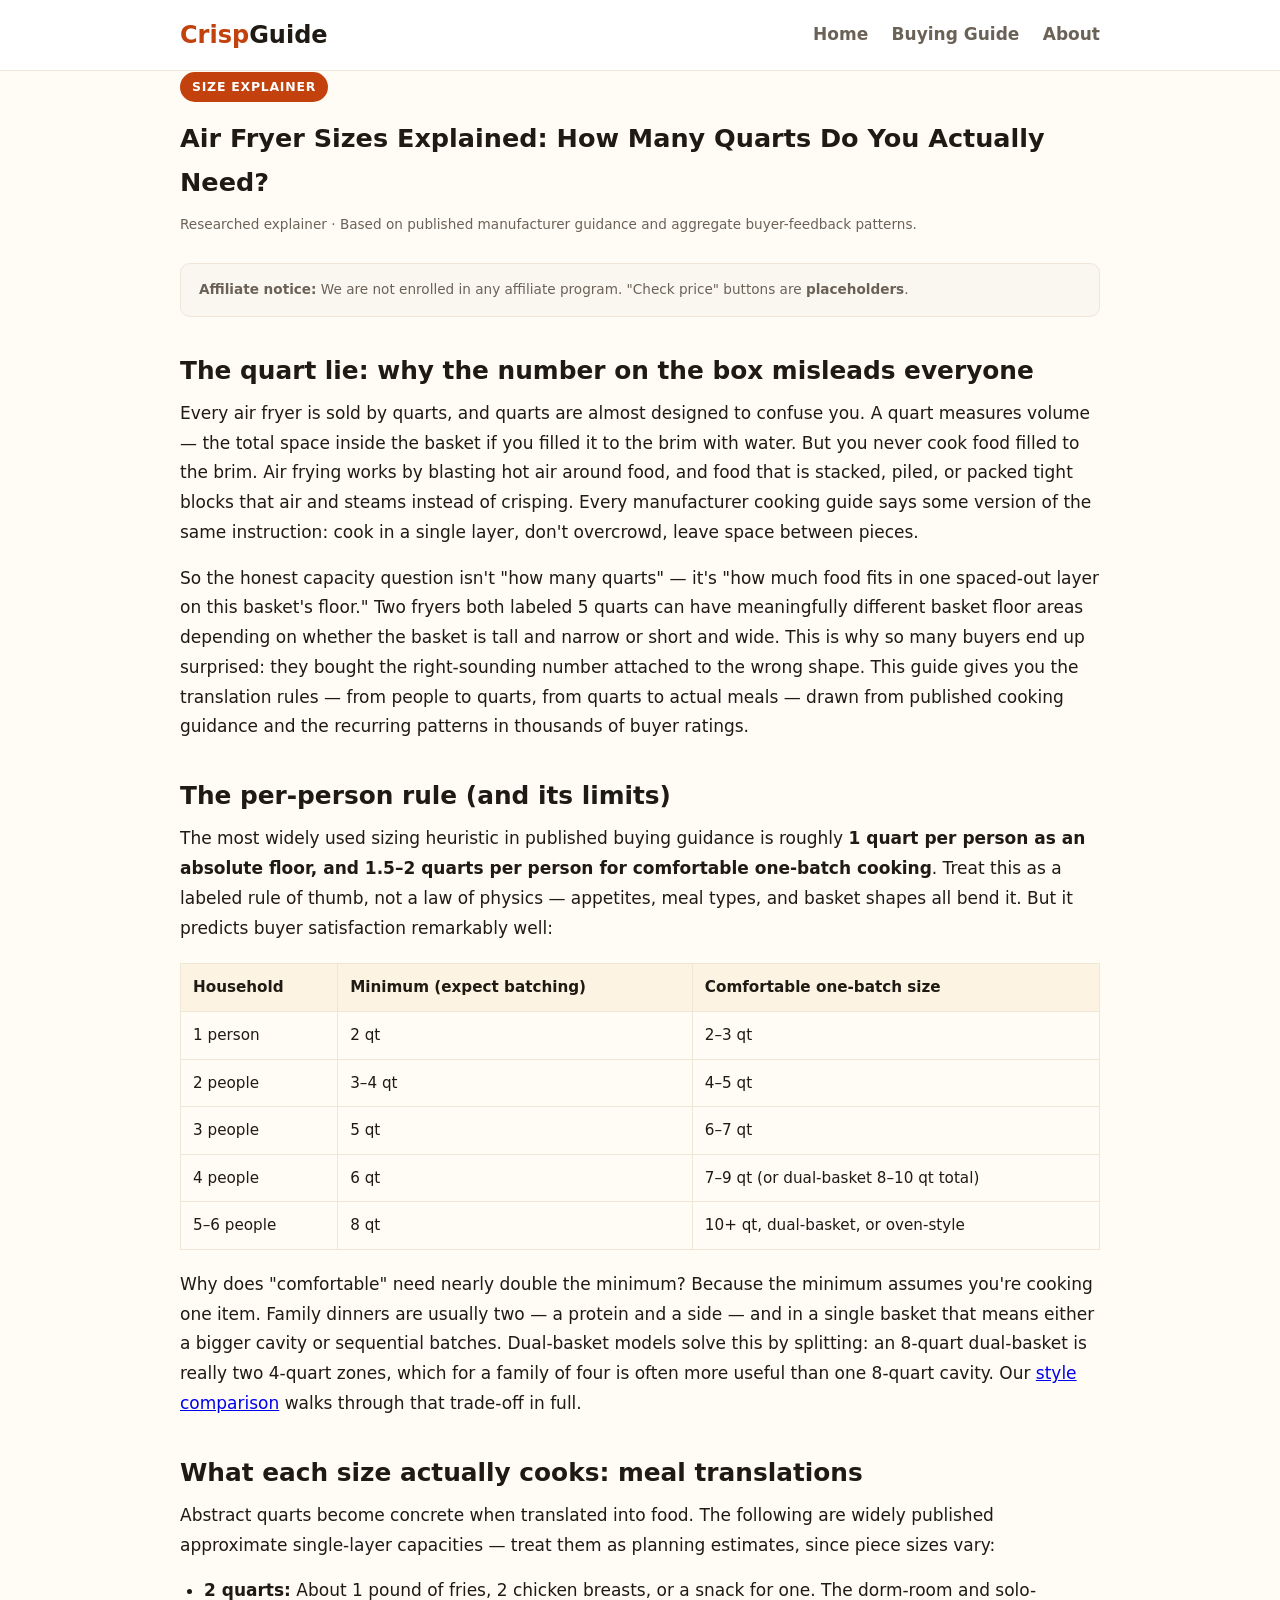
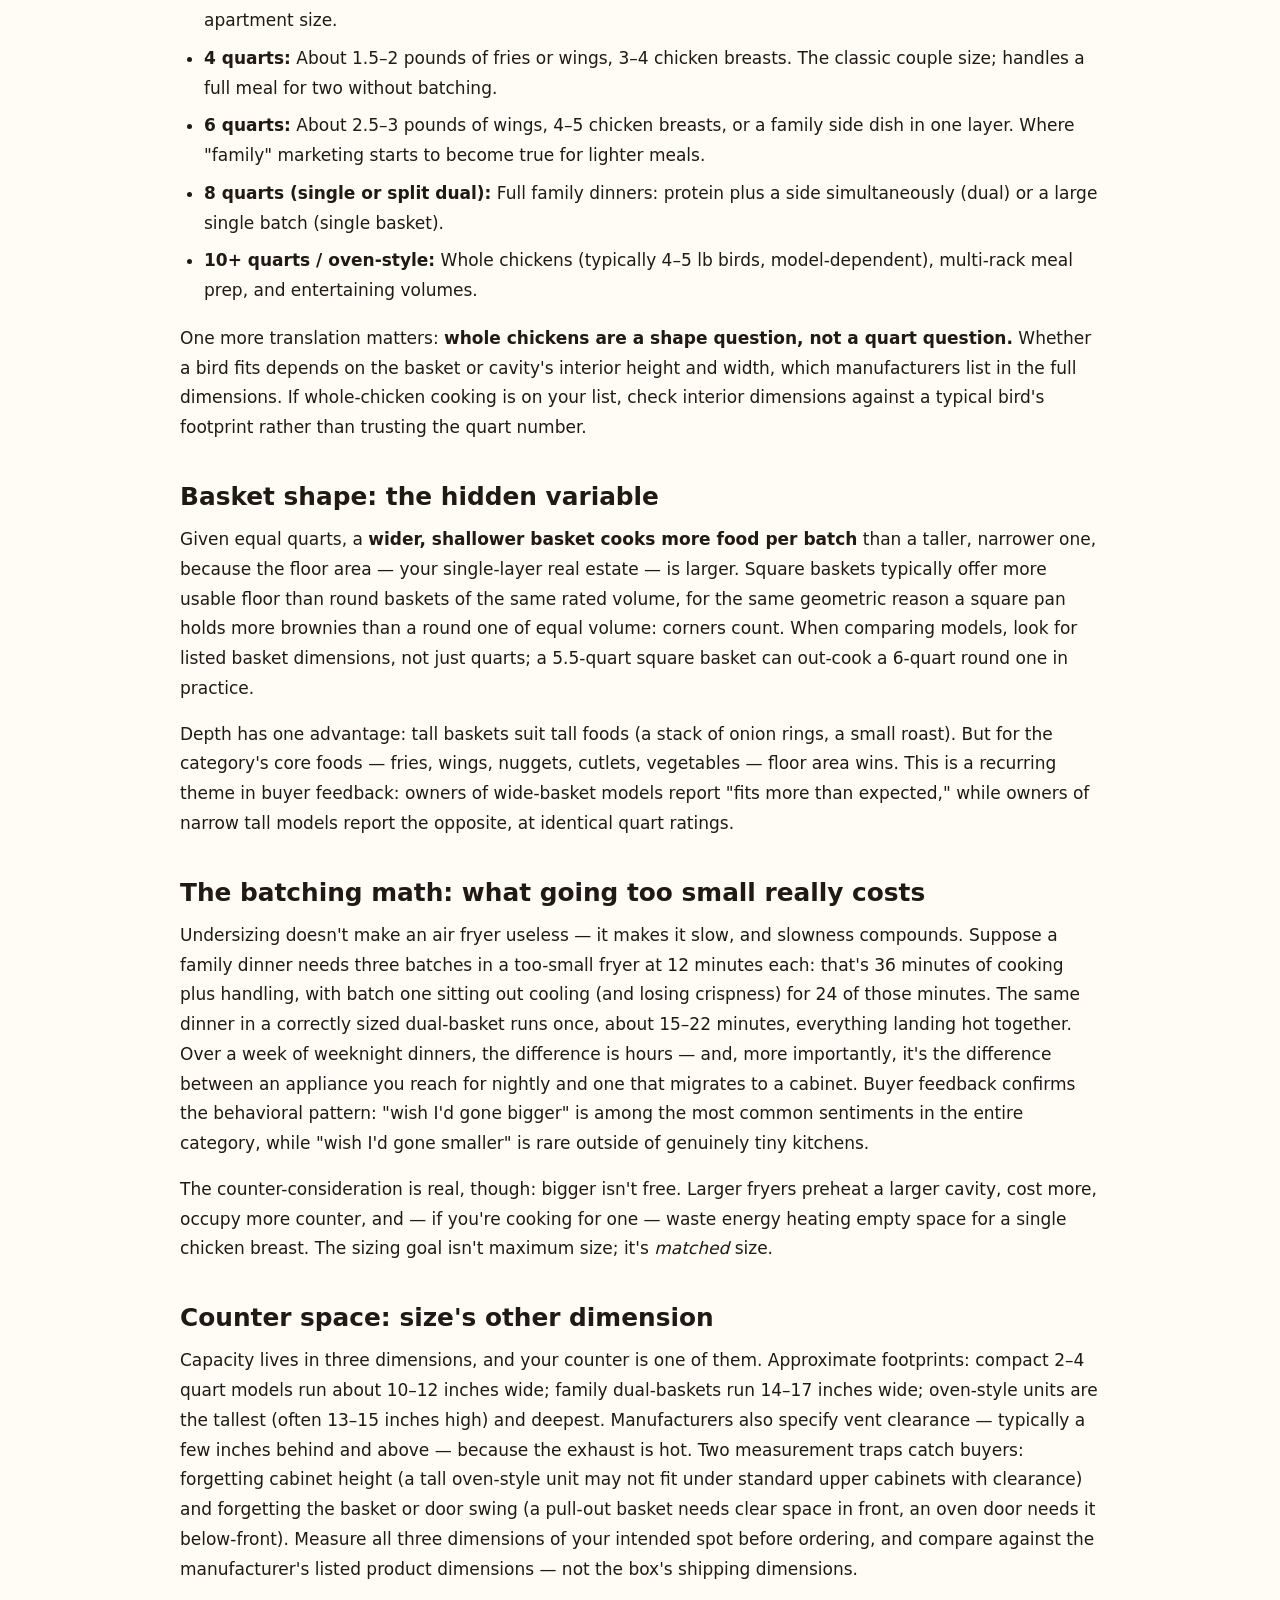
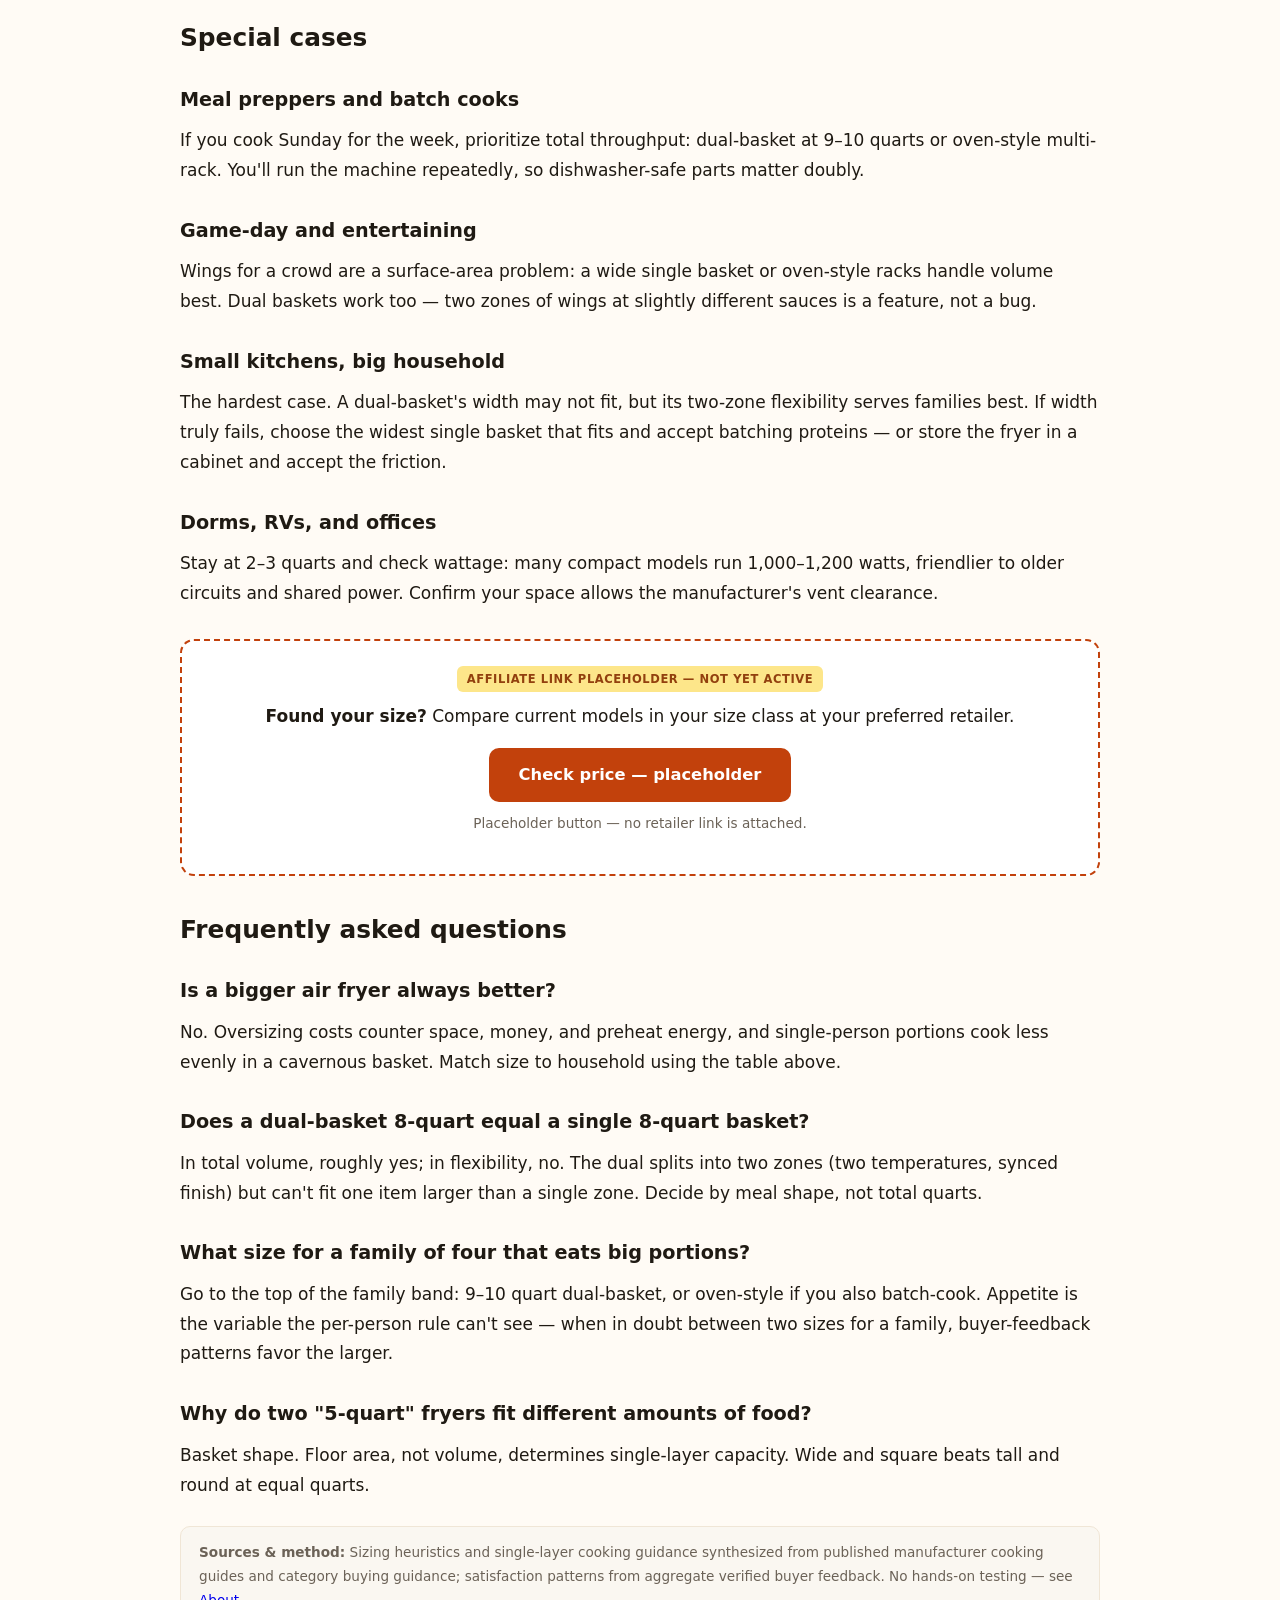
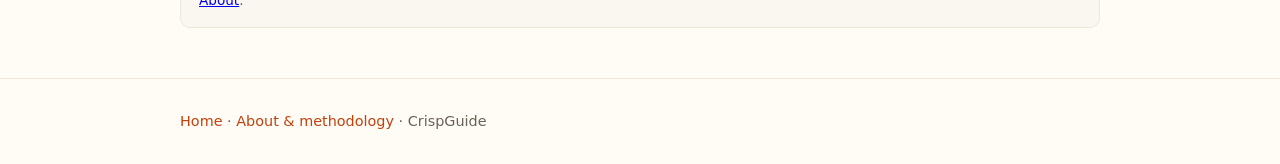
<file: articles/air-fryer-sizes-explained.html>
<!DOCTYPE html>
<html lang="en">
<head>
<meta charset="utf-8">
<meta name="viewport" content="width=device-width, initial-scale=1">
<title>Air Fryer Sizes Explained: How Many Quarts Do You Actually Need? | CrispGuide</title>
<meta name="description" content="Quarts are misleading. A researched explainer on air fryer sizes — usable capacity, per-person rules, and the right size for solos, couples, families, and batch cooks.">
<link rel="stylesheet" href="../styles.css">
</head>
<body>
<header class="site-header">
  <div class="container">
    <a class="logo" href="../index.html">Crisp<span>Guide</span></a>
    <nav>
      <a href="../index.html">Home</a>
      <a href="best-air-fryers-families.html">Buying Guide</a>
      <a href="../about.html">About</a>
    </nav>
  </div>
</header>

<main class="container">
  <article class="prose">
    <span class="badge">Size Explainer</span>
    <h1>Air Fryer Sizes Explained: How Many Quarts Do You Actually Need?</h1>
    <p class="meta">Researched explainer · Based on published manufacturer guidance and aggregate buyer-feedback patterns.</p>

    <div class="disclosure">
      <strong>Affiliate notice:</strong> We are not enrolled in any affiliate program. "Check price" buttons are <strong>placeholders</strong>.
    </div>

    <h2>The quart lie: why the number on the box misleads everyone</h2>
    <p>Every air fryer is sold by quarts, and quarts are almost designed to confuse you. A quart measures volume — the total space inside the basket if you filled it to the brim with water. But you never cook food filled to the brim. Air frying works by blasting hot air around food, and food that is stacked, piled, or packed tight blocks that air and steams instead of crisping. Every manufacturer cooking guide says some version of the same instruction: cook in a single layer, don't overcrowd, leave space between pieces.</p>
    <p>So the honest capacity question isn't "how many quarts" — it's "how much food fits in one spaced-out layer on this basket's floor." Two fryers both labeled 5 quarts can have meaningfully different basket floor areas depending on whether the basket is tall and narrow or short and wide. This is why so many buyers end up surprised: they bought the right-sounding number attached to the wrong shape. This guide gives you the translation rules — from people to quarts, from quarts to actual meals — drawn from published cooking guidance and the recurring patterns in thousands of buyer ratings.</p>

    <h2>The per-person rule (and its limits)</h2>
    <p>The most widely used sizing heuristic in published buying guidance is roughly <strong>1 quart per person as an absolute floor, and 1.5–2 quarts per person for comfortable one-batch cooking</strong>. Treat this as a labeled rule of thumb, not a law of physics — appetites, meal types, and basket shapes all bend it. But it predicts buyer satisfaction remarkably well:</p>
    <table>
      <tr><th>Household</th><th>Minimum (expect batching)</th><th>Comfortable one-batch size</th></tr>
      <tr><td>1 person</td><td>2 qt</td><td>2–3 qt</td></tr>
      <tr><td>2 people</td><td>3–4 qt</td><td>4–5 qt</td></tr>
      <tr><td>3 people</td><td>5 qt</td><td>6–7 qt</td></tr>
      <tr><td>4 people</td><td>6 qt</td><td>7–9 qt (or dual-basket 8–10 qt total)</td></tr>
      <tr><td>5–6 people</td><td>8 qt</td><td>10+ qt, dual-basket, or oven-style</td></tr>
    </table>
    <p>Why does "comfortable" need nearly double the minimum? Because the minimum assumes you're cooking one item. Family dinners are usually two — a protein and a side — and in a single basket that means either a bigger cavity or sequential batches. Dual-basket models solve this by splitting: an 8-quart dual-basket is really two 4-quart zones, which for a family of four is often more useful than one 8-quart cavity. Our <a href="single-vs-dual-basket-vs-oven.html">style comparison</a> walks through that trade-off in full.</p>

    <h2>What each size actually cooks: meal translations</h2>
    <p>Abstract quarts become concrete when translated into food. The following are widely published approximate single-layer capacities — treat them as planning estimates, since piece sizes vary:</p>
    <ul>
      <li><strong>2 quarts:</strong> About 1 pound of fries, 2 chicken breasts, or a snack for one. The dorm-room and solo-apartment size.</li>
      <li><strong>4 quarts:</strong> About 1.5–2 pounds of fries or wings, 3–4 chicken breasts. The classic couple size; handles a full meal for two without batching.</li>
      <li><strong>6 quarts:</strong> About 2.5–3 pounds of wings, 4–5 chicken breasts, or a family side dish in one layer. Where "family" marketing starts to become true for lighter meals.</li>
      <li><strong>8 quarts (single or split dual):</strong> Full family dinners: protein plus a side simultaneously (dual) or a large single batch (single basket).</li>
      <li><strong>10+ quarts / oven-style:</strong> Whole chickens (typically 4–5 lb birds, model-dependent), multi-rack meal prep, and entertaining volumes.</li>
    </ul>
    <p>One more translation matters: <strong>whole chickens are a shape question, not a quart question.</strong> Whether a bird fits depends on the basket or cavity's interior height and width, which manufacturers list in the full dimensions. If whole-chicken cooking is on your list, check interior dimensions against a typical bird's footprint rather than trusting the quart number.</p>

    <h2>Basket shape: the hidden variable</h2>
    <p>Given equal quarts, a <strong>wider, shallower basket cooks more food per batch</strong> than a taller, narrower one, because the floor area — your single-layer real estate — is larger. Square baskets typically offer more usable floor than round baskets of the same rated volume, for the same geometric reason a square pan holds more brownies than a round one of equal volume: corners count. When comparing models, look for listed basket dimensions, not just quarts; a 5.5-quart square basket can out-cook a 6-quart round one in practice.</p>
    <p>Depth has one advantage: tall baskets suit tall foods (a stack of onion rings, a small roast). But for the category's core foods — fries, wings, nuggets, cutlets, vegetables — floor area wins. This is a recurring theme in buyer feedback: owners of wide-basket models report "fits more than expected," while owners of narrow tall models report the opposite, at identical quart ratings.</p>

    <h2>The batching math: what going too small really costs</h2>
    <p>Undersizing doesn't make an air fryer useless — it makes it slow, and slowness compounds. Suppose a family dinner needs three batches in a too-small fryer at 12 minutes each: that's 36 minutes of cooking plus handling, with batch one sitting out cooling (and losing crispness) for 24 of those minutes. The same dinner in a correctly sized dual-basket runs once, about 15–22 minutes, everything landing hot together. Over a week of weeknight dinners, the difference is hours — and, more importantly, it's the difference between an appliance you reach for nightly and one that migrates to a cabinet. Buyer feedback confirms the behavioral pattern: "wish I'd gone bigger" is among the most common sentiments in the entire category, while "wish I'd gone smaller" is rare outside of genuinely tiny kitchens.</p>
    <p>The counter-consideration is real, though: bigger isn't free. Larger fryers preheat a larger cavity, cost more, occupy more counter, and — if you're cooking for one — waste energy heating empty space for a single chicken breast. The sizing goal isn't maximum size; it's <em>matched</em> size.</p>

    <h2>Counter space: size's other dimension</h2>
    <p>Capacity lives in three dimensions, and your counter is one of them. Approximate footprints: compact 2–4 quart models run about 10–12 inches wide; family dual-baskets run 14–17 inches wide; oven-style units are the tallest (often 13–15 inches high) and deepest. Manufacturers also specify vent clearance — typically a few inches behind and above — because the exhaust is hot. Two measurement traps catch buyers: forgetting cabinet height (a tall oven-style unit may not fit under standard upper cabinets with clearance) and forgetting the basket or door swing (a pull-out basket needs clear space in front, an oven door needs it below-front). Measure all three dimensions of your intended spot before ordering, and compare against the manufacturer's listed product dimensions — not the box's shipping dimensions.</p>

    <h2>Special cases</h2>
    <h3>Meal preppers and batch cooks</h3>
    <p>If you cook Sunday for the week, prioritize total throughput: dual-basket at 9–10 quarts or oven-style multi-rack. You'll run the machine repeatedly, so dishwasher-safe parts matter doubly.</p>
    <h3>Game-day and entertaining</h3>
    <p>Wings for a crowd are a surface-area problem: a wide single basket or oven-style racks handle volume best. Dual baskets work too — two zones of wings at slightly different sauces is a feature, not a bug.</p>
    <h3>Small kitchens, big household</h3>
    <p>The hardest case. A dual-basket's width may not fit, but its two-zone flexibility serves families best. If width truly fails, choose the widest single basket that fits and accept batching proteins — or store the fryer in a cabinet and accept the friction.</p>
    <h3>Dorms, RVs, and offices</h3>
    <p>Stay at 2–3 quarts and check wattage: many compact models run 1,000–1,200 watts, friendlier to older circuits and shared power. Confirm your space allows the manufacturer's vent clearance.</p>

    <div class="cta-box">
      <span class="placeholder-tag">Affiliate link placeholder — not yet active</span>
      <p><strong>Found your size?</strong> Compare current models in your size class at your preferred retailer.</p>
      <a class="btn-price" href="#" onclick="return false;">Check price — placeholder</a>
      <p class="small">Placeholder button — no retailer link is attached.</p>
    </div>

    <h2 class="faq">Frequently asked questions</h2>
    <div class="faq">
      <h3>Is a bigger air fryer always better?</h3>
      <p>No. Oversizing costs counter space, money, and preheat energy, and single-person portions cook less evenly in a cavernous basket. Match size to household using the table above.</p>
      <h3>Does a dual-basket 8-quart equal a single 8-quart basket?</h3>
      <p>In total volume, roughly yes; in flexibility, no. The dual splits into two zones (two temperatures, synced finish) but can't fit one item larger than a single zone. Decide by meal shape, not total quarts.</p>
      <h3>What size for a family of four that eats big portions?</h3>
      <p>Go to the top of the family band: 9–10 quart dual-basket, or oven-style if you also batch-cook. Appetite is the variable the per-person rule can't see — when in doubt between two sizes for a family, buyer-feedback patterns favor the larger.</p>
      <h3>Why do two "5-quart" fryers fit different amounts of food?</h3>
      <p>Basket shape. Floor area, not volume, determines single-layer capacity. Wide and square beats tall and round at equal quarts.</p>
    </div>

    <div class="disclosure">
      <strong>Sources &amp; method:</strong> Sizing heuristics and single-layer cooking guidance synthesized from published manufacturer cooking guides and category buying guidance; satisfaction patterns from aggregate verified buyer feedback. No hands-on testing — see <a href="../about.html">About</a>.
    </div>
  </article>
</main>

<footer class="site-footer">
  <div class="container">
    <p><a href="../index.html">Home</a> · <a href="../about.html">About &amp; methodology</a> · CrispGuide</p>
  </div>
</footer>
</body>
</html>
</file>
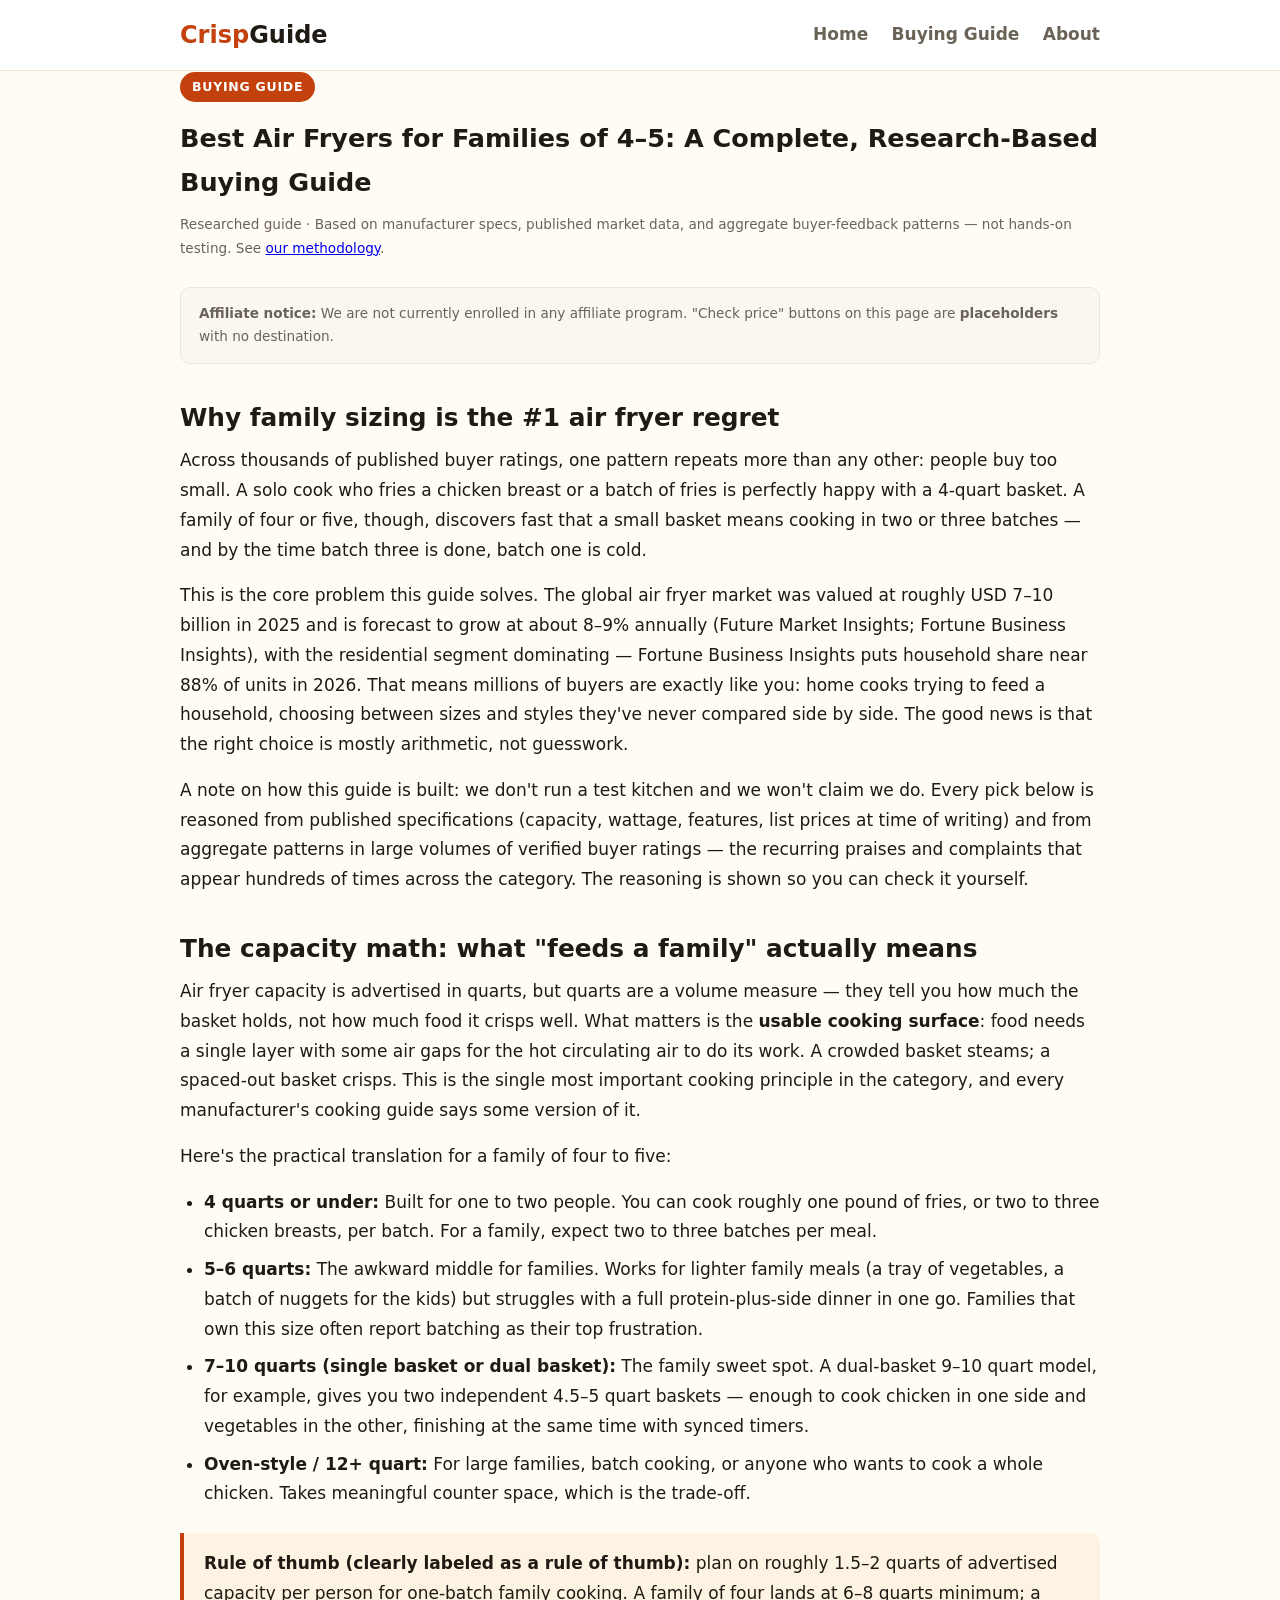
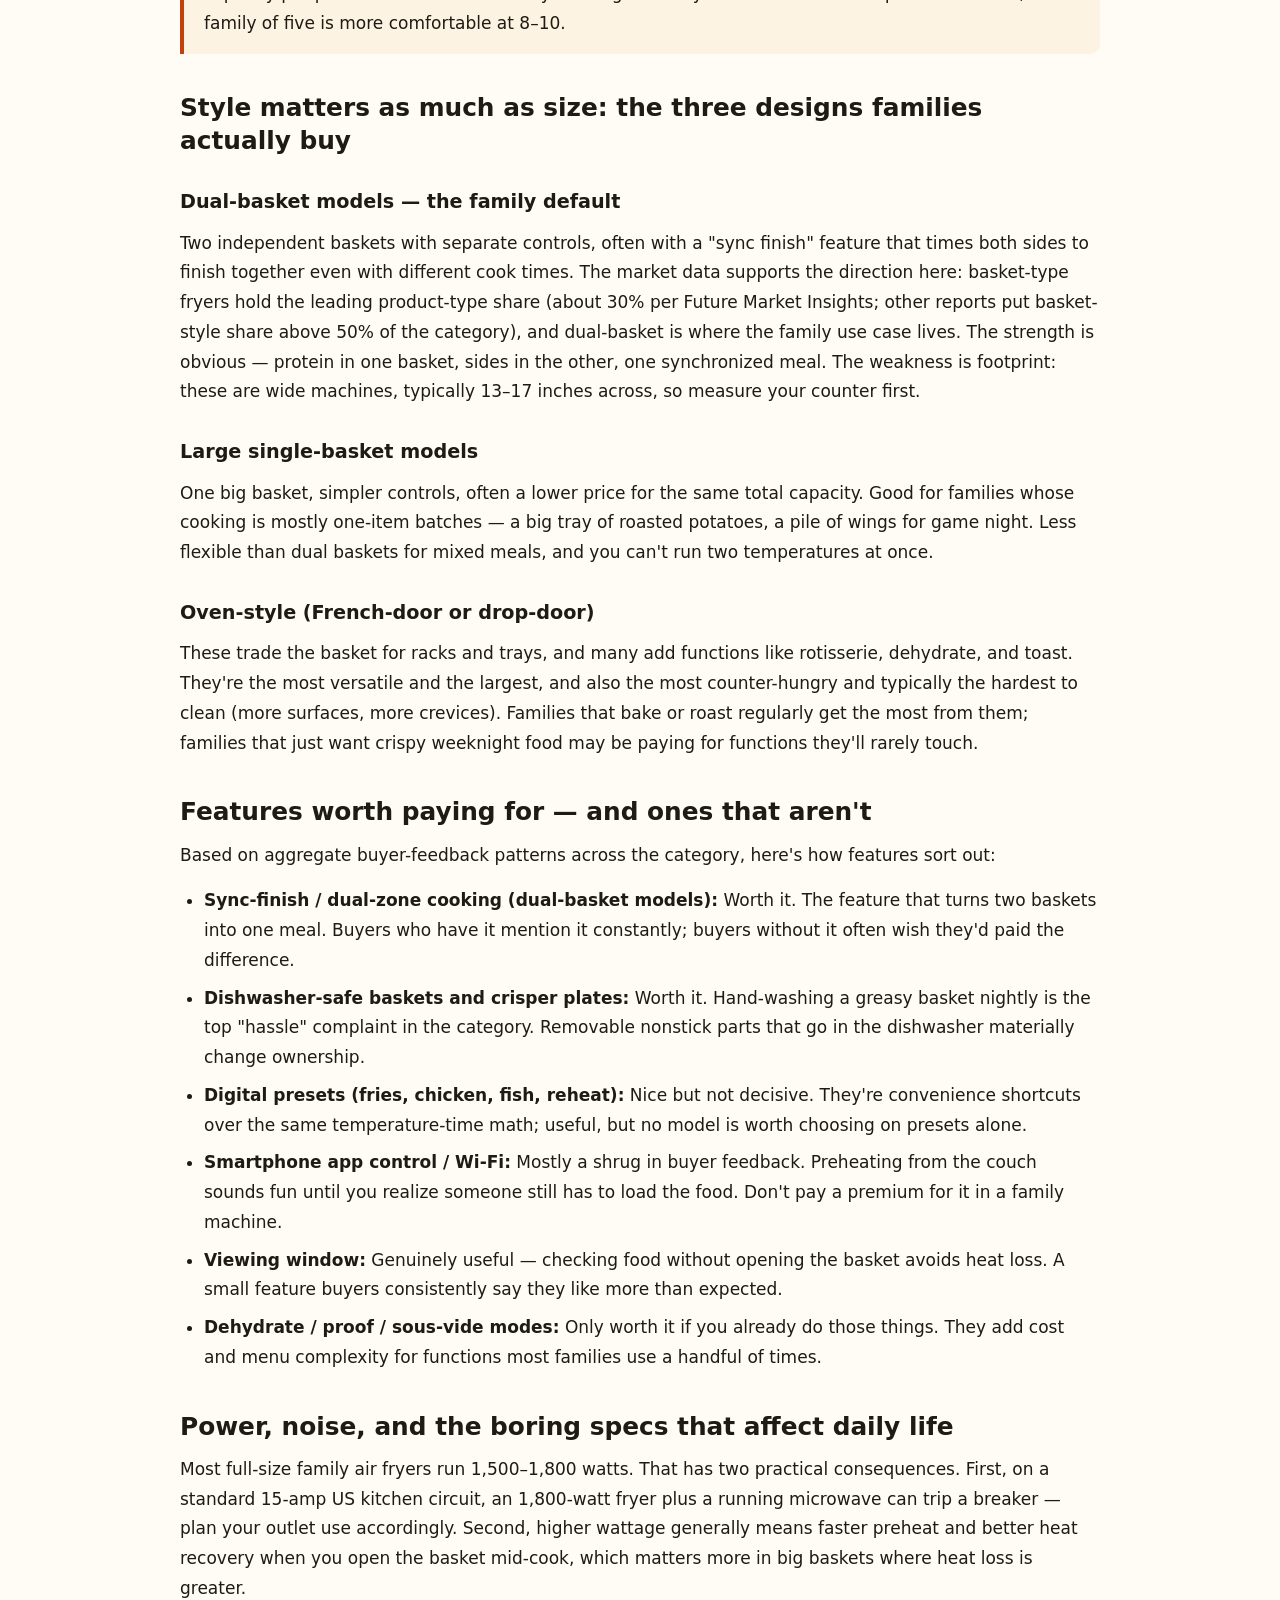
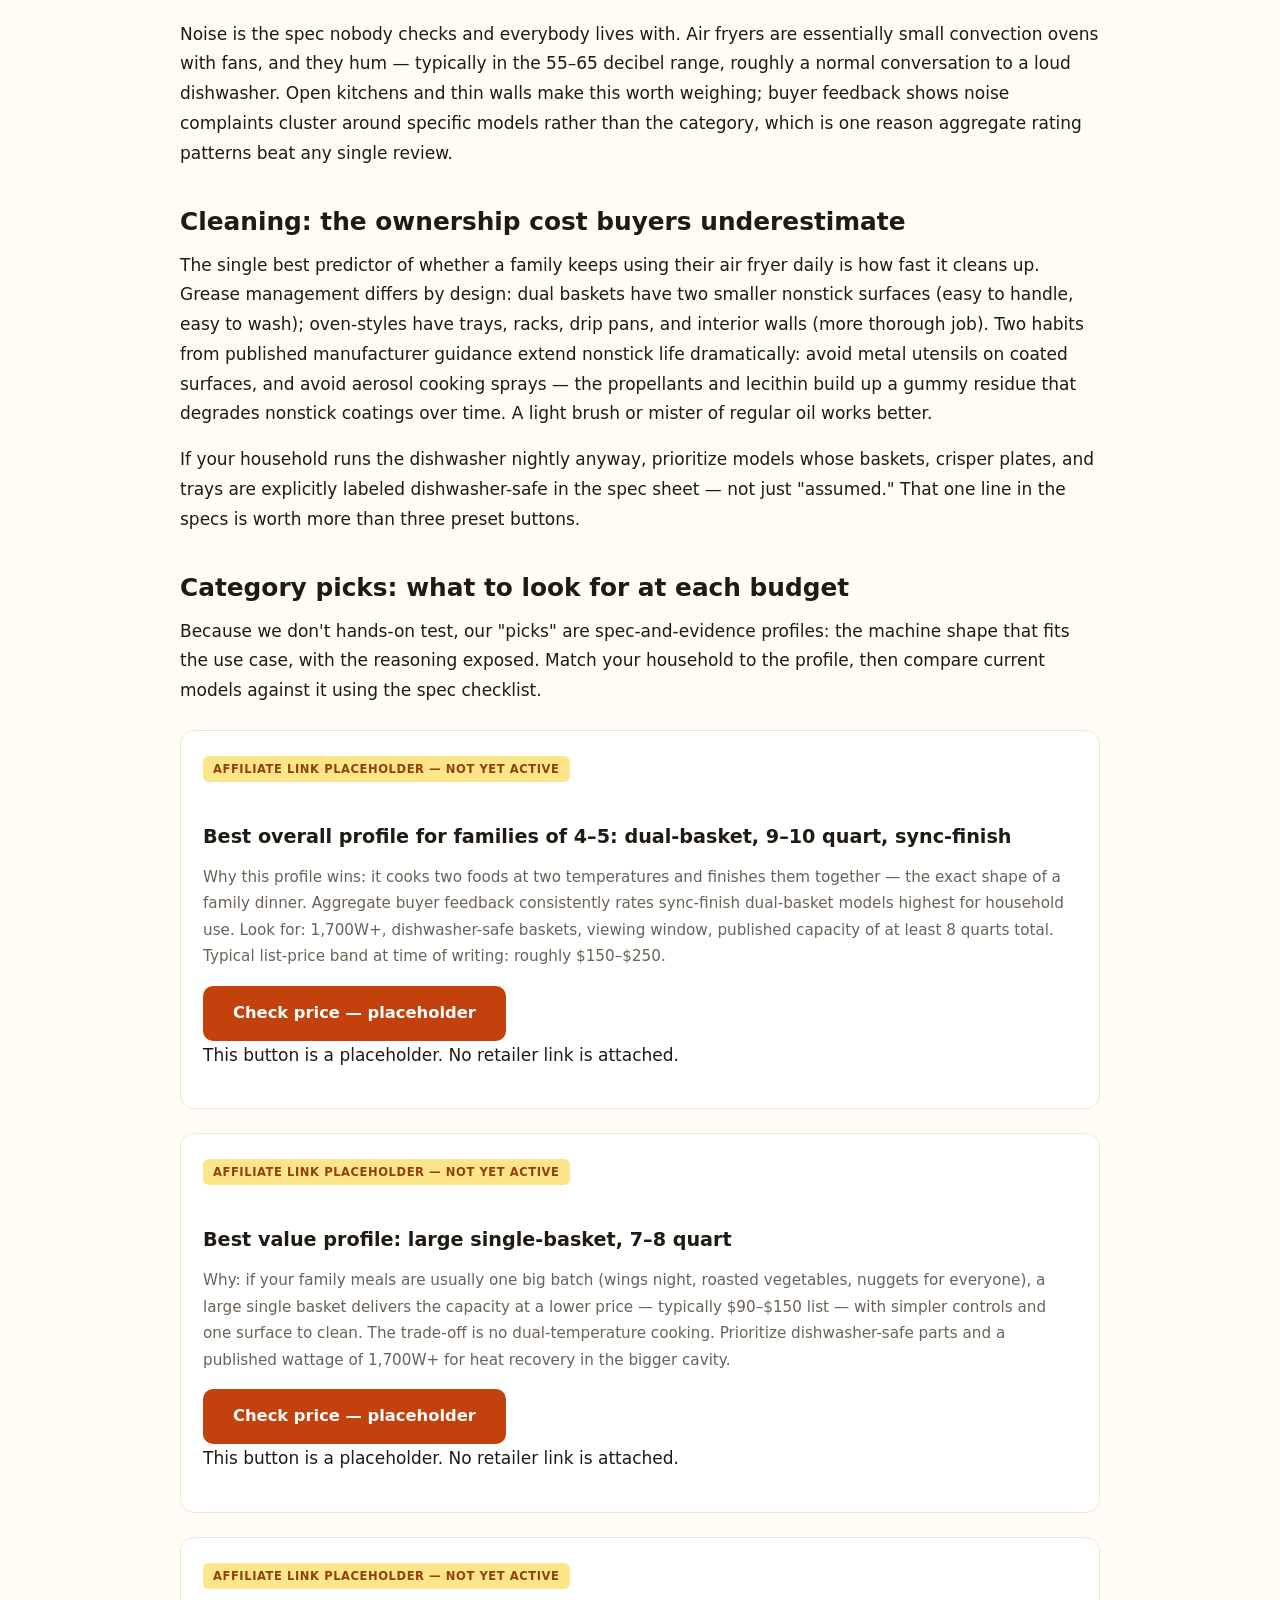
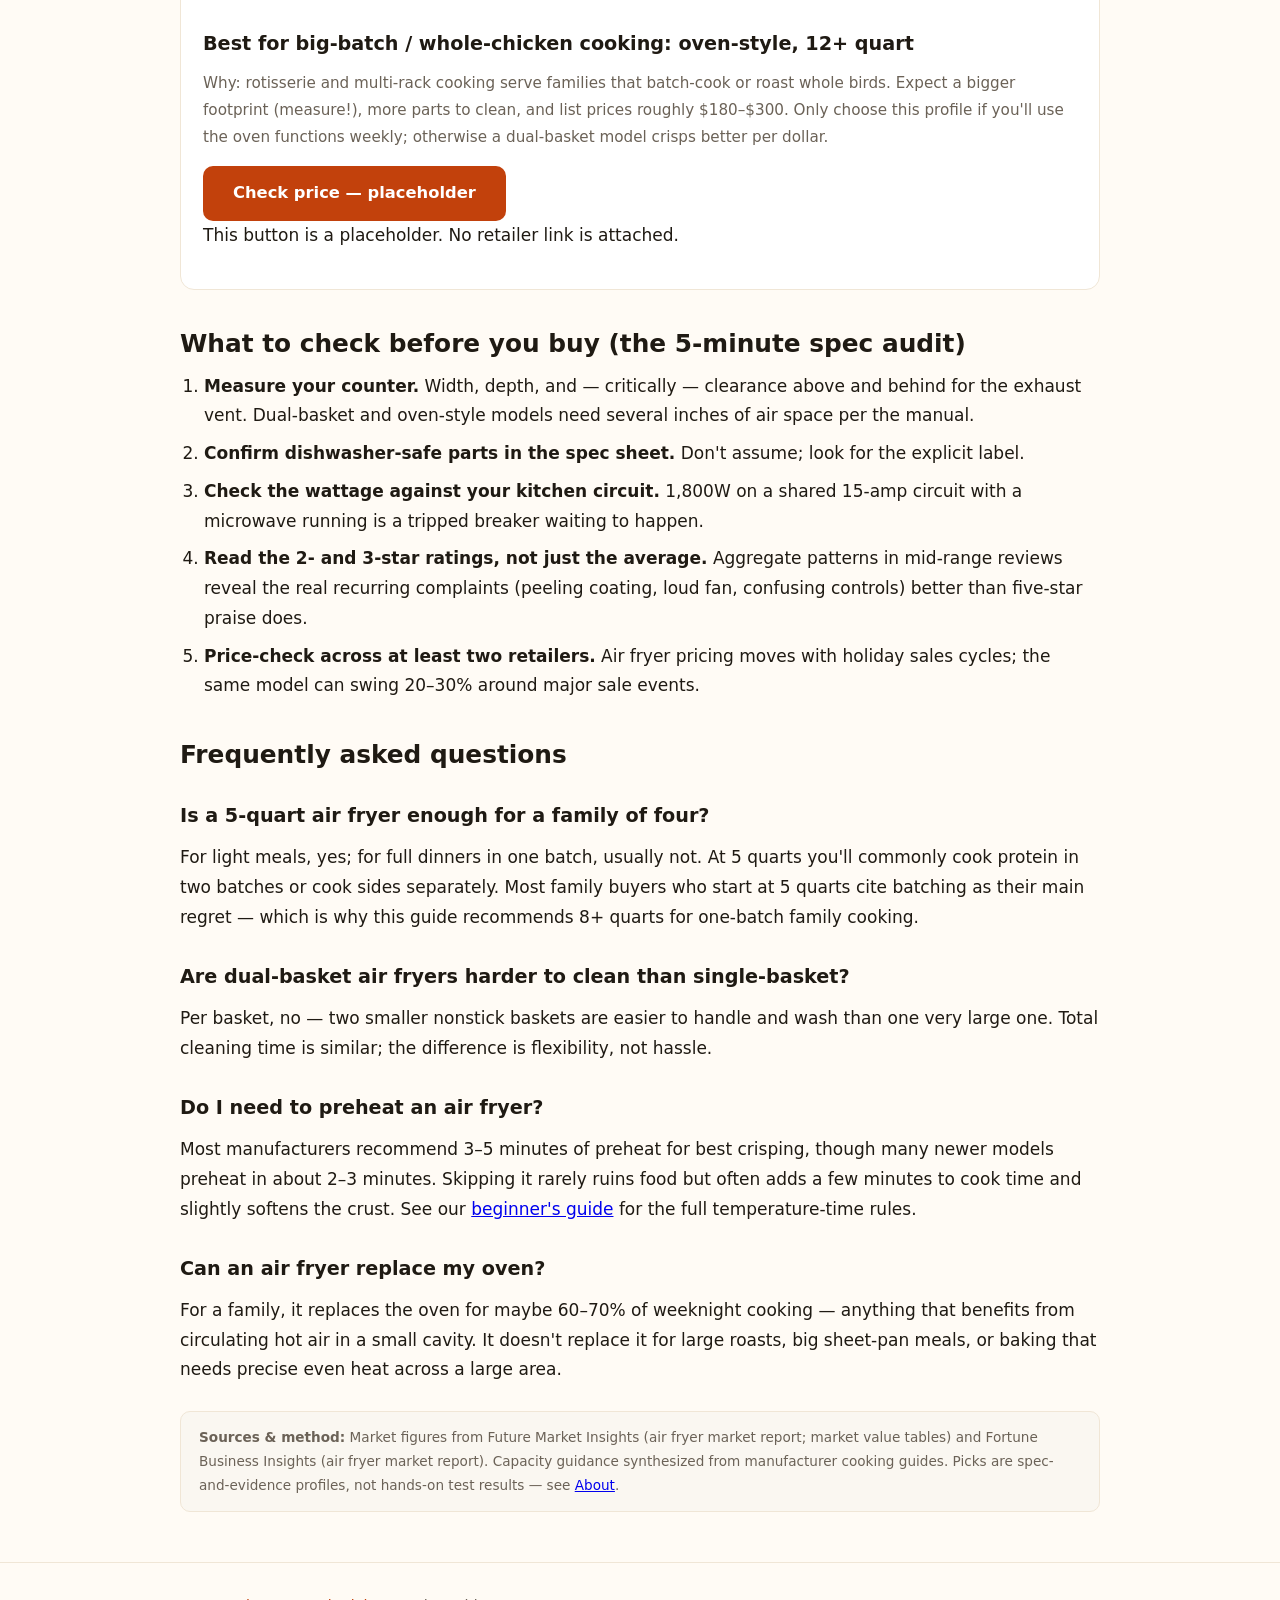
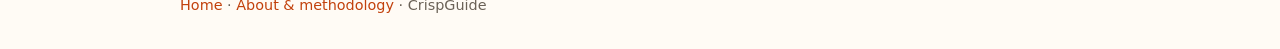
<file: articles/best-air-fryers-families.html>
<!DOCTYPE html>
<html lang="en">
<head>
<meta charset="utf-8">
<meta name="viewport" content="width=device-width, initial-scale=1">
<title>Best Air Fryers for Families of 4–5: Complete Buying Guide | CrispGuide</title>
<meta name="description" content="A researched buying guide to air fryers for families of 4-5: capacity math, basket styles, features that matter, and category picks based on published specs and buyer-feedback patterns.">
<link rel="stylesheet" href="../styles.css">
</head>
<body>
<header class="site-header">
  <div class="container">
    <a class="logo" href="../index.html">Crisp<span>Guide</span></a>
    <nav>
      <a href="../index.html">Home</a>
      <a href="best-air-fryers-families.html">Buying Guide</a>
      <a href="../about.html">About</a>
    </nav>
  </div>
</header>

<main class="container">
  <article class="prose">
    <span class="badge">Buying Guide</span>
    <h1>Best Air Fryers for Families of 4–5: A Complete, Research-Based Buying Guide</h1>
    <p class="meta">Researched guide · Based on manufacturer specs, published market data, and aggregate buyer-feedback patterns — not hands-on testing. See <a href="../about.html">our methodology</a>.</p>

    <div class="disclosure">
      <strong>Affiliate notice:</strong> We are not currently enrolled in any affiliate program. "Check price" buttons on this page are <strong>placeholders</strong> with no destination.
    </div>

    <h2>Why family sizing is the #1 air fryer regret</h2>
    <p>Across thousands of published buyer ratings, one pattern repeats more than any other: people buy too small. A solo cook who fries a chicken breast or a batch of fries is perfectly happy with a 4-quart basket. A family of four or five, though, discovers fast that a small basket means cooking in two or three batches — and by the time batch three is done, batch one is cold.</p>
    <p>This is the core problem this guide solves. The global air fryer market was valued at roughly USD 7–10 billion in 2025 and is forecast to grow at about 8–9% annually (Future Market Insights; Fortune Business Insights), with the residential segment dominating — Fortune Business Insights puts household share near 88% of units in 2026. That means millions of buyers are exactly like you: home cooks trying to feed a household, choosing between sizes and styles they've never compared side by side. The good news is that the right choice is mostly arithmetic, not guesswork.</p>
    <p>A note on how this guide is built: we don't run a test kitchen and we won't claim we do. Every pick below is reasoned from published specifications (capacity, wattage, features, list prices at time of writing) and from aggregate patterns in large volumes of verified buyer ratings — the recurring praises and complaints that appear hundreds of times across the category. The reasoning is shown so you can check it yourself.</p>

    <h2>The capacity math: what "feeds a family" actually means</h2>
    <p>Air fryer capacity is advertised in quarts, but quarts are a volume measure — they tell you how much the basket holds, not how much food it crisps well. What matters is the <strong>usable cooking surface</strong>: food needs a single layer with some air gaps for the hot circulating air to do its work. A crowded basket steams; a spaced-out basket crisps. This is the single most important cooking principle in the category, and every manufacturer's cooking guide says some version of it.</p>
    <p>Here's the practical translation for a family of four to five:</p>
    <ul>
      <li><strong>4 quarts or under:</strong> Built for one to two people. You can cook roughly one pound of fries, or two to three chicken breasts, per batch. For a family, expect two to three batches per meal.</li>
      <li><strong>5–6 quarts:</strong> The awkward middle for families. Works for lighter family meals (a tray of vegetables, a batch of nuggets for the kids) but struggles with a full protein-plus-side dinner in one go. Families that own this size often report batching as their top frustration.</li>
      <li><strong>7–10 quarts (single basket or dual basket):</strong> The family sweet spot. A dual-basket 9–10 quart model, for example, gives you two independent 4.5–5 quart baskets — enough to cook chicken in one side and vegetables in the other, finishing at the same time with synced timers.</li>
      <li><strong>Oven-style / 12+ quart:</strong> For large families, batch cooking, or anyone who wants to cook a whole chicken. Takes meaningful counter space, which is the trade-off.</li>
    </ul>
    <div class="note">
      <strong>Rule of thumb (clearly labeled as a rule of thumb):</strong> plan on roughly 1.5–2 quarts of advertised capacity per person for one-batch family cooking. A family of four lands at 6–8 quarts minimum; a family of five is more comfortable at 8–10.
    </div>

    <h2>Style matters as much as size: the three designs families actually buy</h2>
    <h3>Dual-basket models — the family default</h3>
    <p>Two independent baskets with separate controls, often with a "sync finish" feature that times both sides to finish together even with different cook times. The market data supports the direction here: basket-type fryers hold the leading product-type share (about 30% per Future Market Insights; other reports put basket-style share above 50% of the category), and dual-basket is where the family use case lives. The strength is obvious — protein in one basket, sides in the other, one synchronized meal. The weakness is footprint: these are wide machines, typically 13–17 inches across, so measure your counter first.</p>
    <h3>Large single-basket models</h3>
    <p>One big basket, simpler controls, often a lower price for the same total capacity. Good for families whose cooking is mostly one-item batches — a big tray of roasted potatoes, a pile of wings for game night. Less flexible than dual baskets for mixed meals, and you can't run two temperatures at once.</p>
    <h3>Oven-style (French-door or drop-door)</h3>
    <p>These trade the basket for racks and trays, and many add functions like rotisserie, dehydrate, and toast. They're the most versatile and the largest, and also the most counter-hungry and typically the hardest to clean (more surfaces, more crevices). Families that bake or roast regularly get the most from them; families that just want crispy weeknight food may be paying for functions they'll rarely touch.</p>

    <h2>Features worth paying for — and ones that aren't</h2>
    <p>Based on aggregate buyer-feedback patterns across the category, here's how features sort out:</p>
    <ul>
      <li><strong>Sync-finish / dual-zone cooking (dual-basket models):</strong> Worth it. The feature that turns two baskets into one meal. Buyers who have it mention it constantly; buyers without it often wish they'd paid the difference.</li>
      <li><strong>Dishwasher-safe baskets and crisper plates:</strong> Worth it. Hand-washing a greasy basket nightly is the top "hassle" complaint in the category. Removable nonstick parts that go in the dishwasher materially change ownership.</li>
      <li><strong>Digital presets (fries, chicken, fish, reheat):</strong> Nice but not decisive. They're convenience shortcuts over the same temperature-time math; useful, but no model is worth choosing on presets alone.</li>
      <li><strong>Smartphone app control / Wi-Fi:</strong> Mostly a shrug in buyer feedback. Preheating from the couch sounds fun until you realize someone still has to load the food. Don't pay a premium for it in a family machine.</li>
      <li><strong>Viewing window:</strong> Genuinely useful — checking food without opening the basket avoids heat loss. A small feature buyers consistently say they like more than expected.</li>
      <li><strong>Dehydrate / proof / sous-vide modes:</strong> Only worth it if you already do those things. They add cost and menu complexity for functions most families use a handful of times.</li>
    </ul>

    <h2>Power, noise, and the boring specs that affect daily life</h2>
    <p>Most full-size family air fryers run 1,500–1,800 watts. That has two practical consequences. First, on a standard 15-amp US kitchen circuit, an 1,800-watt fryer plus a running microwave can trip a breaker — plan your outlet use accordingly. Second, higher wattage generally means faster preheat and better heat recovery when you open the basket mid-cook, which matters more in big baskets where heat loss is greater.</p>
    <p>Noise is the spec nobody checks and everybody lives with. Air fryers are essentially small convection ovens with fans, and they hum — typically in the 55–65 decibel range, roughly a normal conversation to a loud dishwasher. Open kitchens and thin walls make this worth weighing; buyer feedback shows noise complaints cluster around specific models rather than the category, which is one reason aggregate rating patterns beat any single review.</p>

    <h2>Cleaning: the ownership cost buyers underestimate</h2>
    <p>The single best predictor of whether a family keeps using their air fryer daily is how fast it cleans up. Grease management differs by design: dual baskets have two smaller nonstick surfaces (easy to handle, easy to wash); oven-styles have trays, racks, drip pans, and interior walls (more thorough job). Two habits from published manufacturer guidance extend nonstick life dramatically: avoid metal utensils on coated surfaces, and avoid aerosol cooking sprays — the propellants and lecithin build up a gummy residue that degrades nonstick coatings over time. A light brush or mister of regular oil works better.</p>
    <p>If your household runs the dishwasher nightly anyway, prioritize models whose baskets, crisper plates, and trays are explicitly labeled dishwasher-safe in the spec sheet — not just "assumed." That one line in the specs is worth more than three preset buttons.</p>

    <h2>Category picks: what to look for at each budget</h2>
    <p>Because we don't hands-on test, our "picks" are spec-and-evidence profiles: the machine shape that fits the use case, with the reasoning exposed. Match your household to the profile, then compare current models against it using the spec checklist.</p>

    <div class="pick">
      <span class="placeholder-tag">Affiliate link placeholder — not yet active</span>
      <h3>Best overall profile for families of 4–5: dual-basket, 9–10 quart, sync-finish</h3>
      <p class="verdict">Why this profile wins: it cooks two foods at two temperatures and finishes them together — the exact shape of a family dinner. Aggregate buyer feedback consistently rates sync-finish dual-basket models highest for household use. Look for: 1,700W+, dishwasher-safe baskets, viewing window, published capacity of at least 8 quarts total. Typical list-price band at time of writing: roughly $150–$250.</p>
      <a class="btn-price" href="#" onclick="return false;">Check price — placeholder</a>
      <p class="small">This button is a placeholder. No retailer link is attached.</p>
    </div>

    <div class="pick">
      <span class="placeholder-tag">Affiliate link placeholder — not yet active</span>
      <h3>Best value profile: large single-basket, 7–8 quart</h3>
      <p class="verdict">Why: if your family meals are usually one big batch (wings night, roasted vegetables, nuggets for everyone), a large single basket delivers the capacity at a lower price — typically $90–$150 list — with simpler controls and one surface to clean. The trade-off is no dual-temperature cooking. Prioritize dishwasher-safe parts and a published wattage of 1,700W+ for heat recovery in the bigger cavity.</p>
      <a class="btn-price" href="#" onclick="return false;">Check price — placeholder</a>
      <p class="small">This button is a placeholder. No retailer link is attached.</p>
    </div>

    <div class="pick">
      <span class="placeholder-tag">Affiliate link placeholder — not yet active</span>
      <h3>Best for big-batch / whole-chicken cooking: oven-style, 12+ quart</h3>
      <p class="verdict">Why: rotisserie and multi-rack cooking serve families that batch-cook or roast whole birds. Expect a bigger footprint (measure!), more parts to clean, and list prices roughly $180–$300. Only choose this profile if you'll use the oven functions weekly; otherwise a dual-basket model crisps better per dollar.</p>
      <a class="btn-price" href="#" onclick="return false;">Check price — placeholder</a>
      <p class="small">This button is a placeholder. No retailer link is attached.</p>
    </div>

    <h2>What to check before you buy (the 5-minute spec audit)</h2>
    <ol>
      <li><strong>Measure your counter.</strong> Width, depth, and — critically — clearance above and behind for the exhaust vent. Dual-basket and oven-style models need several inches of air space per the manual.</li>
      <li><strong>Confirm dishwasher-safe parts in the spec sheet.</strong> Don't assume; look for the explicit label.</li>
      <li><strong>Check the wattage against your kitchen circuit.</strong> 1,800W on a shared 15-amp circuit with a microwave running is a tripped breaker waiting to happen.</li>
      <li><strong>Read the 2- and 3-star ratings, not just the average.</strong> Aggregate patterns in mid-range reviews reveal the real recurring complaints (peeling coating, loud fan, confusing controls) better than five-star praise does.</li>
      <li><strong>Price-check across at least two retailers.</strong> Air fryer pricing moves with holiday sales cycles; the same model can swing 20–30% around major sale events.</li>
    </ol>

    <h2 class="faq">Frequently asked questions</h2>
    <div class="faq">
      <h3>Is a 5-quart air fryer enough for a family of four?</h3>
      <p>For light meals, yes; for full dinners in one batch, usually not. At 5 quarts you'll commonly cook protein in two batches or cook sides separately. Most family buyers who start at 5 quarts cite batching as their main regret — which is why this guide recommends 8+ quarts for one-batch family cooking.</p>
      <h3>Are dual-basket air fryers harder to clean than single-basket?</h3>
      <p>Per basket, no — two smaller nonstick baskets are easier to handle and wash than one very large one. Total cleaning time is similar; the difference is flexibility, not hassle.</p>
      <h3>Do I need to preheat an air fryer?</h3>
      <p>Most manufacturers recommend 3–5 minutes of preheat for best crisping, though many newer models preheat in about 2–3 minutes. Skipping it rarely ruins food but often adds a few minutes to cook time and slightly softens the crust. See our <a href="air-fryer-beginners-guide.html">beginner's guide</a> for the full temperature-time rules.</p>
      <h3>Can an air fryer replace my oven?</h3>
      <p>For a family, it replaces the oven for maybe 60–70% of weeknight cooking — anything that benefits from circulating hot air in a small cavity. It doesn't replace it for large roasts, big sheet-pan meals, or baking that needs precise even heat across a large area.</p>
    </div>

    <div class="disclosure">
      <strong>Sources &amp; method:</strong> Market figures from Future Market Insights (air fryer market report; market value tables) and Fortune Business Insights (air fryer market report). Capacity guidance synthesized from manufacturer cooking guides. Picks are spec-and-evidence profiles, not hands-on test results — see <a href="../about.html">About</a>.
    </div>
  </article>
</main>

<footer class="site-footer">
  <div class="container">
    <p><a href="../index.html">Home</a> · <a href="../about.html">About &amp; methodology</a> · CrispGuide</p>
  </div>
</footer>
</body>
</html>
</file>
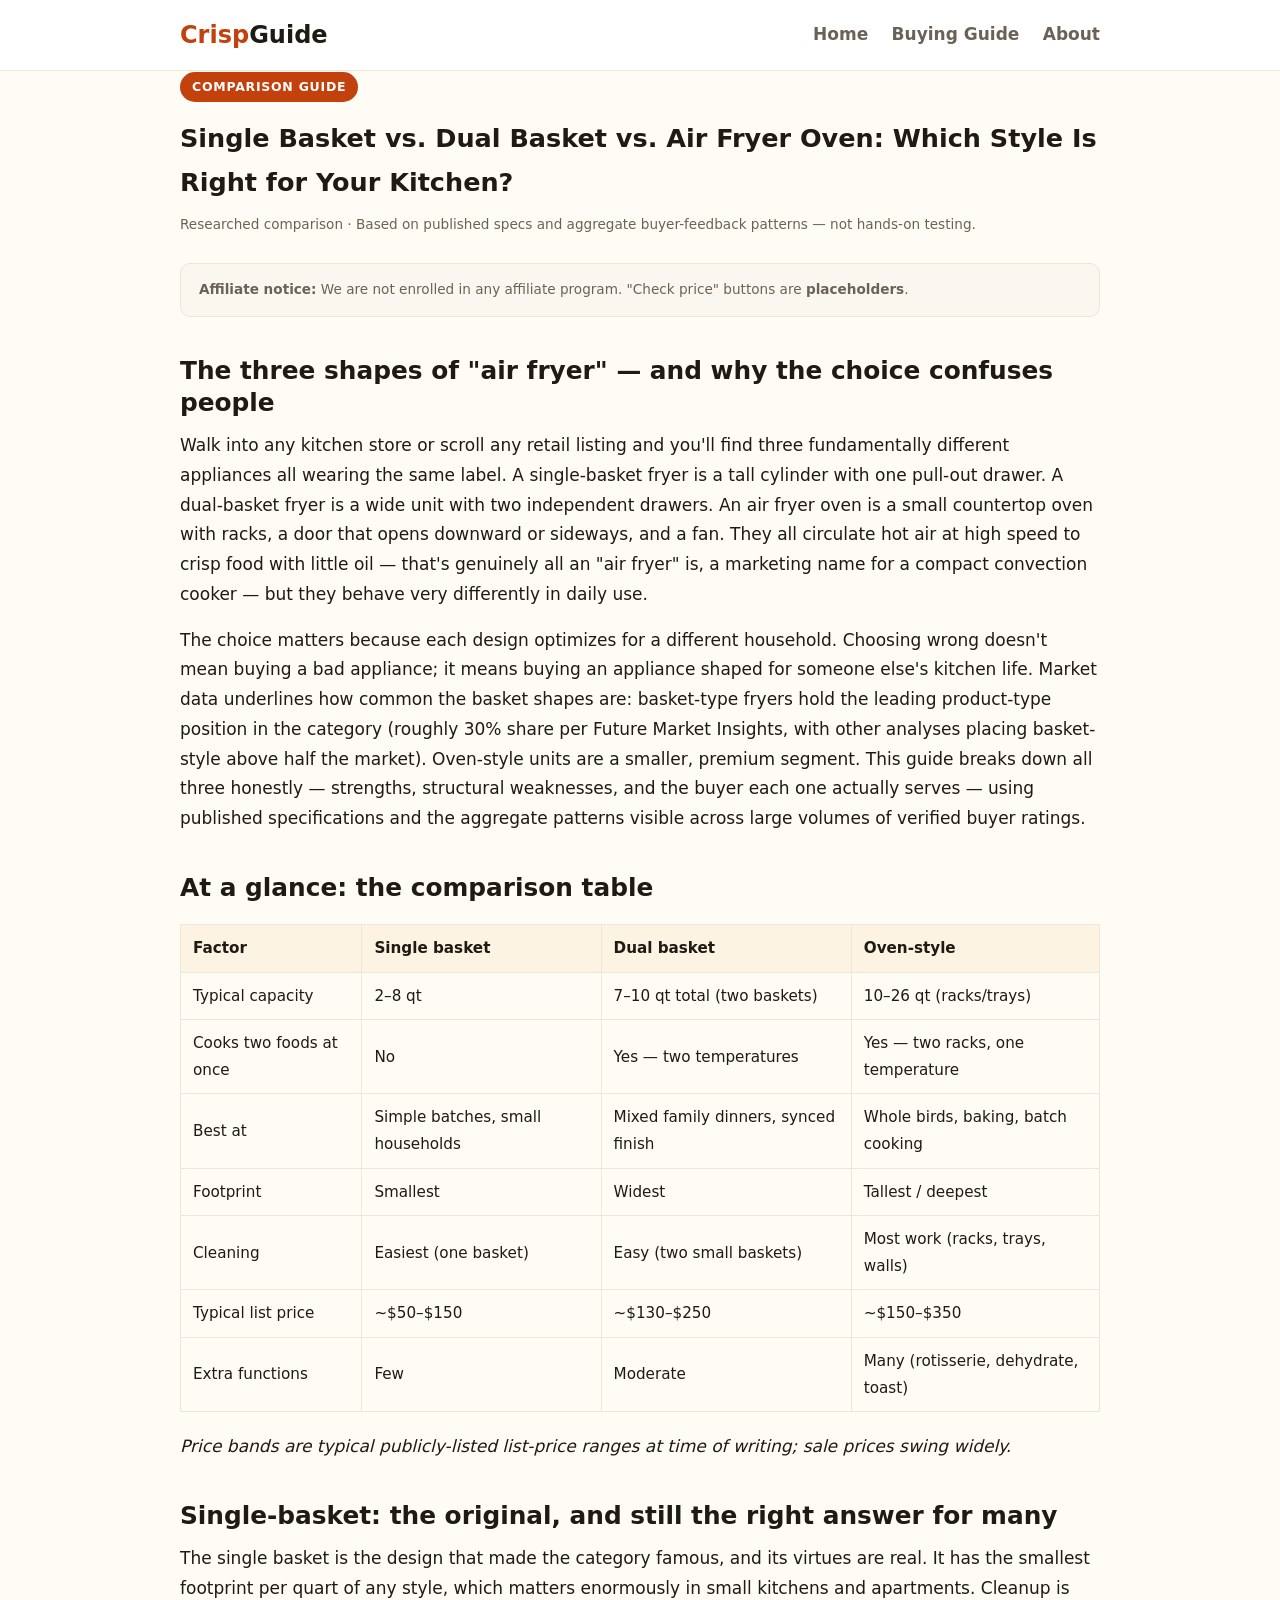
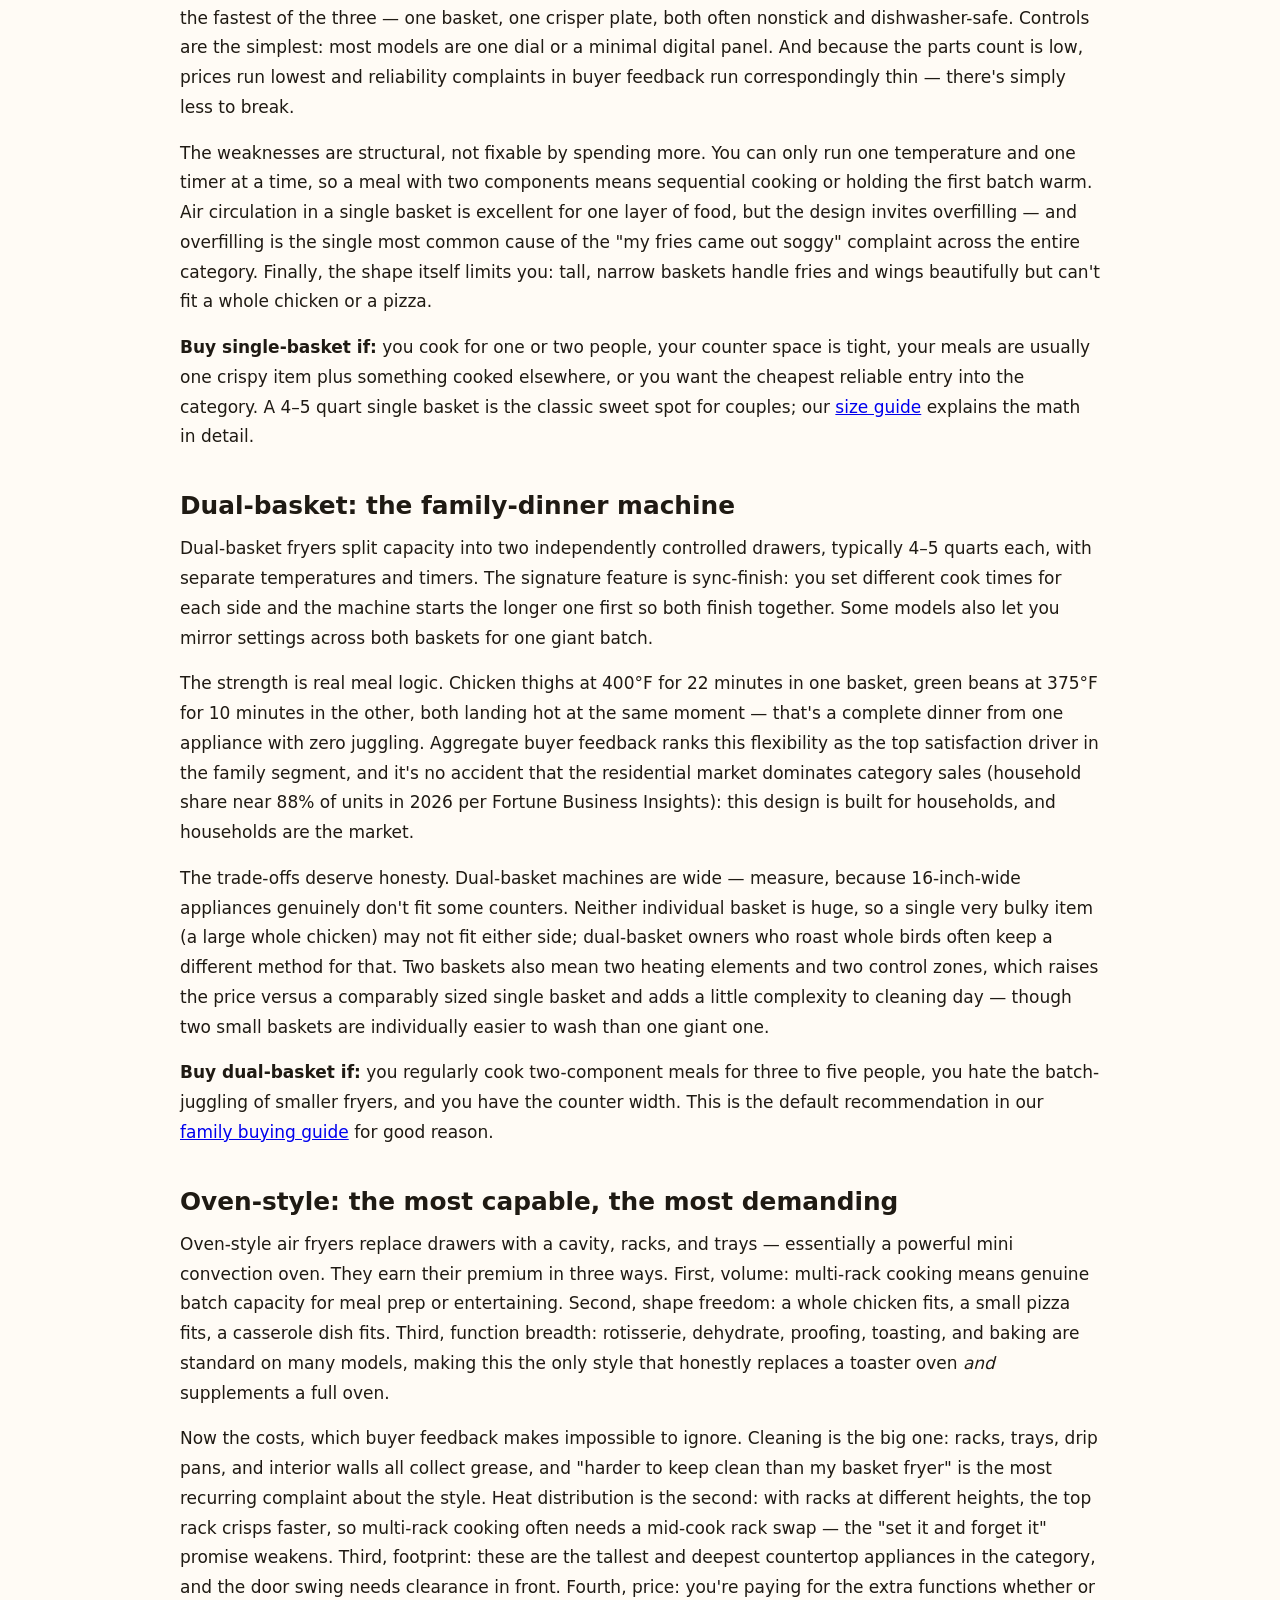
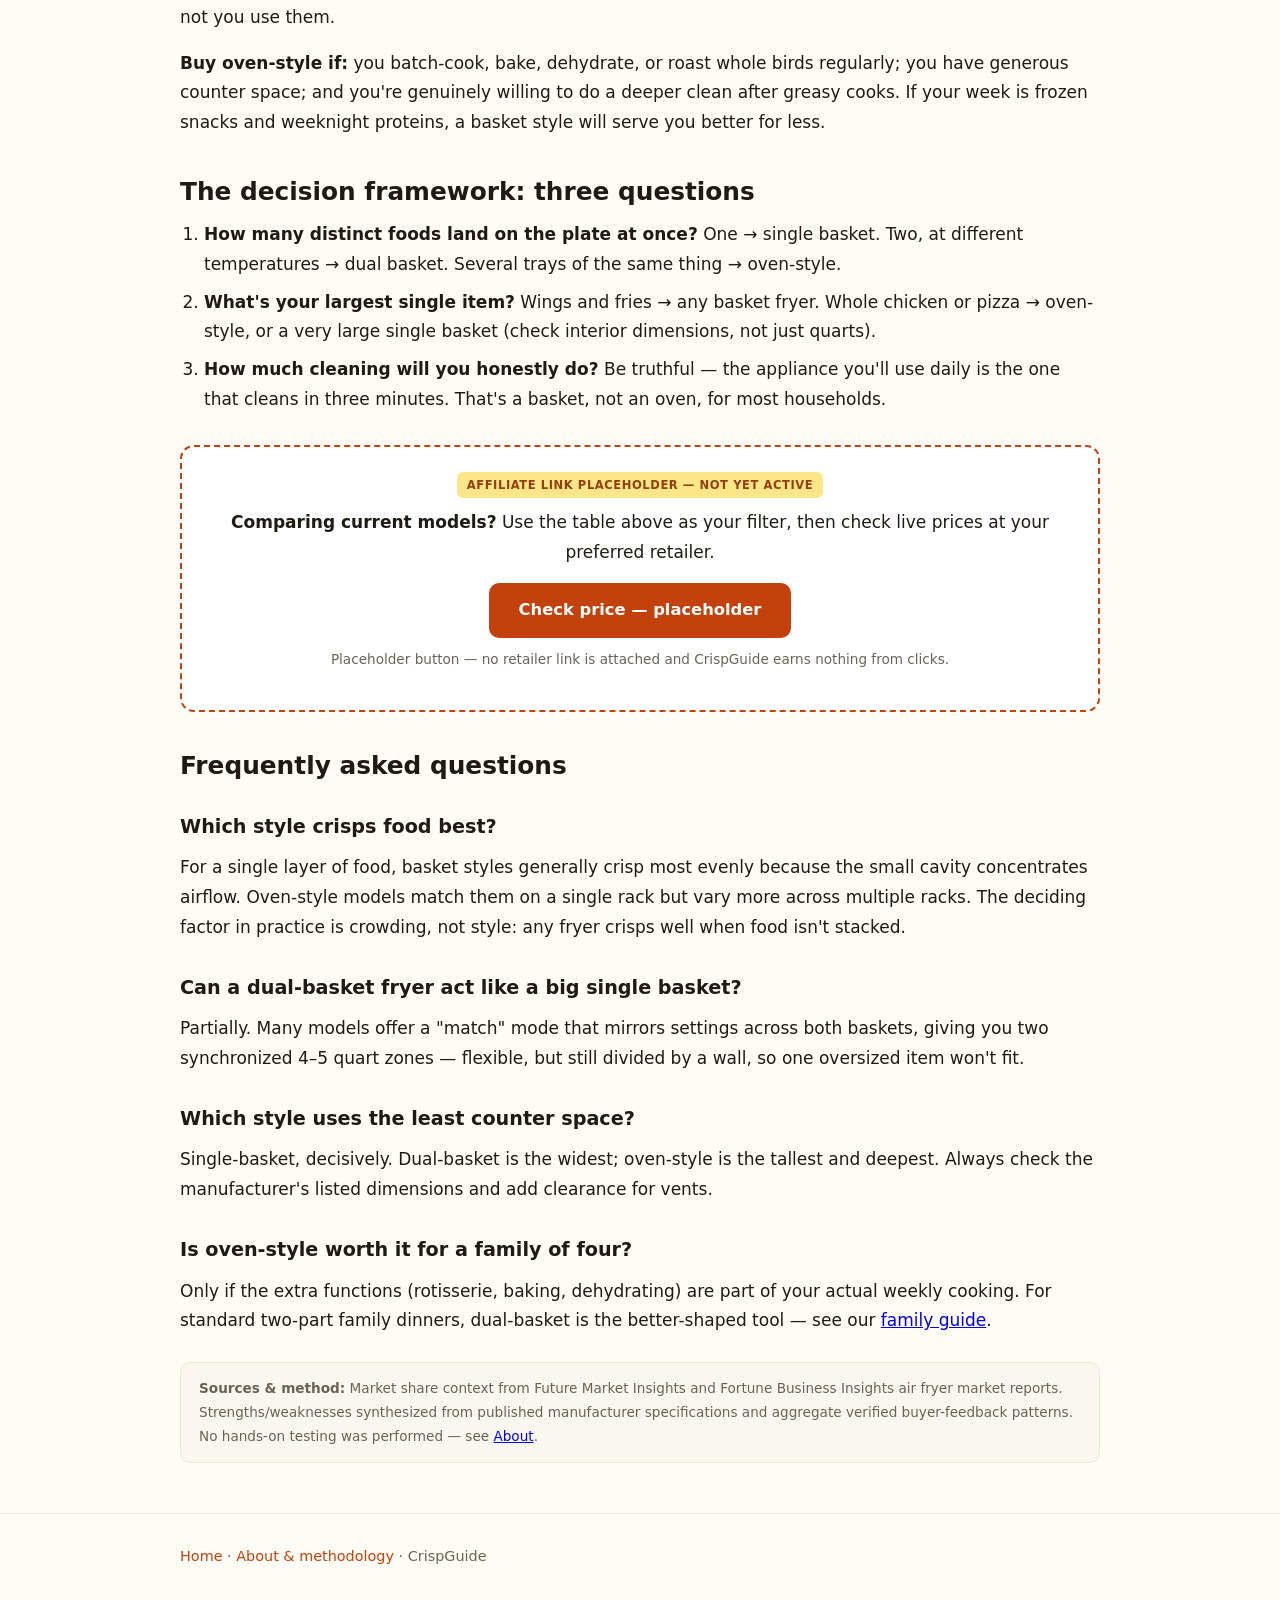
<file: articles/single-vs-dual-basket-vs-oven.html>
<!DOCTYPE html>
<html lang="en">
<head>
<meta charset="utf-8">
<meta name="viewport" content="width=device-width, initial-scale=1">
<title>Single vs Dual Basket vs Air Fryer Oven: Which Style Is Right? | CrispGuide</title>
<meta name="description" content="An honest, researched comparison of single-basket, dual-basket, and oven-style air fryers — strengths, weaknesses, costs, and who should buy each.">
<link rel="stylesheet" href="../styles.css">
</head>
<body>
<header class="site-header">
  <div class="container">
    <a class="logo" href="../index.html">Crisp<span>Guide</span></a>
    <nav>
      <a href="../index.html">Home</a>
      <a href="best-air-fryers-families.html">Buying Guide</a>
      <a href="../about.html">About</a>
    </nav>
  </div>
</header>

<main class="container">
  <article class="prose">
    <span class="badge">Comparison Guide</span>
    <h1>Single Basket vs. Dual Basket vs. Air Fryer Oven: Which Style Is Right for Your Kitchen?</h1>
    <p class="meta">Researched comparison · Based on published specs and aggregate buyer-feedback patterns — not hands-on testing.</p>

    <div class="disclosure">
      <strong>Affiliate notice:</strong> We are not enrolled in any affiliate program. "Check price" buttons are <strong>placeholders</strong>.
    </div>

    <h2>The three shapes of "air fryer" — and why the choice confuses people</h2>
    <p>Walk into any kitchen store or scroll any retail listing and you'll find three fundamentally different appliances all wearing the same label. A single-basket fryer is a tall cylinder with one pull-out drawer. A dual-basket fryer is a wide unit with two independent drawers. An air fryer oven is a small countertop oven with racks, a door that opens downward or sideways, and a fan. They all circulate hot air at high speed to crisp food with little oil — that's genuinely all an "air fryer" is, a marketing name for a compact convection cooker — but they behave very differently in daily use.</p>
    <p>The choice matters because each design optimizes for a different household. Choosing wrong doesn't mean buying a bad appliance; it means buying an appliance shaped for someone else's kitchen life. Market data underlines how common the basket shapes are: basket-type fryers hold the leading product-type position in the category (roughly 30% share per Future Market Insights, with other analyses placing basket-style above half the market). Oven-style units are a smaller, premium segment. This guide breaks down all three honestly — strengths, structural weaknesses, and the buyer each one actually serves — using published specifications and the aggregate patterns visible across large volumes of verified buyer ratings.</p>

    <h2>At a glance: the comparison table</h2>
    <table>
      <tr><th>Factor</th><th>Single basket</th><th>Dual basket</th><th>Oven-style</th></tr>
      <tr><td>Typical capacity</td><td>2–8 qt</td><td>7–10 qt total (two baskets)</td><td>10–26 qt (racks/trays)</td></tr>
      <tr><td>Cooks two foods at once</td><td>No</td><td>Yes — two temperatures</td><td>Yes — two racks, one temperature</td></tr>
      <tr><td>Best at</td><td>Simple batches, small households</td><td>Mixed family dinners, synced finish</td><td>Whole birds, baking, batch cooking</td></tr>
      <tr><td>Footprint</td><td>Smallest</td><td>Widest</td><td>Tallest / deepest</td></tr>
      <tr><td>Cleaning</td><td>Easiest (one basket)</td><td>Easy (two small baskets)</td><td>Most work (racks, trays, walls)</td></tr>
      <tr><td>Typical list price</td><td>~$50–$150</td><td>~$130–$250</td><td>~$150–$350</td></tr>
      <tr><td>Extra functions</td><td>Few</td><td>Moderate</td><td>Many (rotisserie, dehydrate, toast)</td></tr>
    </table>
    <p><em>Price bands are typical publicly-listed list-price ranges at time of writing; sale prices swing widely.</em></p>

    <h2>Single-basket: the original, and still the right answer for many</h2>
    <p>The single basket is the design that made the category famous, and its virtues are real. It has the smallest footprint per quart of any style, which matters enormously in small kitchens and apartments. Cleanup is the fastest of the three — one basket, one crisper plate, both often nonstick and dishwasher-safe. Controls are the simplest: most models are one dial or a minimal digital panel. And because the parts count is low, prices run lowest and reliability complaints in buyer feedback run correspondingly thin — there's simply less to break.</p>
    <p>The weaknesses are structural, not fixable by spending more. You can only run one temperature and one timer at a time, so a meal with two components means sequential cooking or holding the first batch warm. Air circulation in a single basket is excellent for one layer of food, but the design invites overfilling — and overfilling is the single most common cause of the "my fries came out soggy" complaint across the entire category. Finally, the shape itself limits you: tall, narrow baskets handle fries and wings beautifully but can't fit a whole chicken or a pizza.</p>
    <p><strong>Buy single-basket if:</strong> you cook for one or two people, your counter space is tight, your meals are usually one crispy item plus something cooked elsewhere, or you want the cheapest reliable entry into the category. A 4–5 quart single basket is the classic sweet spot for couples; our <a href="air-fryer-sizes-explained.html">size guide</a> explains the math in detail.</p>

    <h2>Dual-basket: the family-dinner machine</h2>
    <p>Dual-basket fryers split capacity into two independently controlled drawers, typically 4–5 quarts each, with separate temperatures and timers. The signature feature is sync-finish: you set different cook times for each side and the machine starts the longer one first so both finish together. Some models also let you mirror settings across both baskets for one giant batch.</p>
    <p>The strength is real meal logic. Chicken thighs at 400°F for 22 minutes in one basket, green beans at 375°F for 10 minutes in the other, both landing hot at the same moment — that's a complete dinner from one appliance with zero juggling. Aggregate buyer feedback ranks this flexibility as the top satisfaction driver in the family segment, and it's no accident that the residential market dominates category sales (household share near 88% of units in 2026 per Fortune Business Insights): this design is built for households, and households are the market.</p>
    <p>The trade-offs deserve honesty. Dual-basket machines are wide — measure, because 16-inch-wide appliances genuinely don't fit some counters. Neither individual basket is huge, so a single very bulky item (a large whole chicken) may not fit either side; dual-basket owners who roast whole birds often keep a different method for that. Two baskets also mean two heating elements and two control zones, which raises the price versus a comparably sized single basket and adds a little complexity to cleaning day — though two small baskets are individually easier to wash than one giant one.</p>
    <p><strong>Buy dual-basket if:</strong> you regularly cook two-component meals for three to five people, you hate the batch-juggling of smaller fryers, and you have the counter width. This is the default recommendation in our <a href="best-air-fryers-families.html">family buying guide</a> for good reason.</p>

    <h2>Oven-style: the most capable, the most demanding</h2>
    <p>Oven-style air fryers replace drawers with a cavity, racks, and trays — essentially a powerful mini convection oven. They earn their premium in three ways. First, volume: multi-rack cooking means genuine batch capacity for meal prep or entertaining. Second, shape freedom: a whole chicken fits, a small pizza fits, a casserole dish fits. Third, function breadth: rotisserie, dehydrate, proofing, toasting, and baking are standard on many models, making this the only style that honestly replaces a toaster oven <em>and</em> supplements a full oven.</p>
    <p>Now the costs, which buyer feedback makes impossible to ignore. Cleaning is the big one: racks, trays, drip pans, and interior walls all collect grease, and "harder to keep clean than my basket fryer" is the most recurring complaint about the style. Heat distribution is the second: with racks at different heights, the top rack crisps faster, so multi-rack cooking often needs a mid-cook rack swap — the "set it and forget it" promise weakens. Third, footprint: these are the tallest and deepest countertop appliances in the category, and the door swing needs clearance in front. Fourth, price: you're paying for the extra functions whether or not you use them.</p>
    <p><strong>Buy oven-style if:</strong> you batch-cook, bake, dehydrate, or roast whole birds regularly; you have generous counter space; and you're genuinely willing to do a deeper clean after greasy cooks. If your week is frozen snacks and weeknight proteins, a basket style will serve you better for less.</p>

    <h2>The decision framework: three questions</h2>
    <ol>
      <li><strong>How many distinct foods land on the plate at once?</strong> One → single basket. Two, at different temperatures → dual basket. Several trays of the same thing → oven-style.</li>
      <li><strong>What's your largest single item?</strong> Wings and fries → any basket fryer. Whole chicken or pizza → oven-style, or a very large single basket (check interior dimensions, not just quarts).</li>
      <li><strong>How much cleaning will you honestly do?</strong> Be truthful — the appliance you'll use daily is the one that cleans in three minutes. That's a basket, not an oven, for most households.</li>
    </ol>

    <div class="cta-box">
      <span class="placeholder-tag">Affiliate link placeholder — not yet active</span>
      <p><strong>Comparing current models?</strong> Use the table above as your filter, then check live prices at your preferred retailer.</p>
      <a class="btn-price" href="#" onclick="return false;">Check price — placeholder</a>
      <p class="small">Placeholder button — no retailer link is attached and CrispGuide earns nothing from clicks.</p>
    </div>

    <h2 class="faq">Frequently asked questions</h2>
    <div class="faq">
      <h3>Which style crisps food best?</h3>
      <p>For a single layer of food, basket styles generally crisp most evenly because the small cavity concentrates airflow. Oven-style models match them on a single rack but vary more across multiple racks. The deciding factor in practice is crowding, not style: any fryer crisps well when food isn't stacked.</p>
      <h3>Can a dual-basket fryer act like a big single basket?</h3>
      <p>Partially. Many models offer a "match" mode that mirrors settings across both baskets, giving you two synchronized 4–5 quart zones — flexible, but still divided by a wall, so one oversized item won't fit.</p>
      <h3>Which style uses the least counter space?</h3>
      <p>Single-basket, decisively. Dual-basket is the widest; oven-style is the tallest and deepest. Always check the manufacturer's listed dimensions and add clearance for vents.</p>
      <h3>Is oven-style worth it for a family of four?</h3>
      <p>Only if the extra functions (rotisserie, baking, dehydrating) are part of your actual weekly cooking. For standard two-part family dinners, dual-basket is the better-shaped tool — see our <a href="best-air-fryers-families.html">family guide</a>.</p>
    </div>

    <div class="disclosure">
      <strong>Sources &amp; method:</strong> Market share context from Future Market Insights and Fortune Business Insights air fryer market reports. Strengths/weaknesses synthesized from published manufacturer specifications and aggregate verified buyer-feedback patterns. No hands-on testing was performed — see <a href="../about.html">About</a>.
    </div>
  </article>
</main>

<footer class="site-footer">
  <div class="container">
    <p><a href="../index.html">Home</a> · <a href="../about.html">About &amp; methodology</a> · CrispGuide</p>
  </div>
</footer>
</body>
</html>
</file>
<file: styles.css>
/* CrispGuide — shared stylesheet */
:root {
  --bg: #fffbf5;
  --ink: #1f1a13;
  --muted: #6b6257;
  --accent: #c2410c;
  --accent-dark: #9a3412;
  --card: #ffffff;
  --border: #f0e6d6;
  --soft: #fdf3e3;
  --radius: 14px;
}
* { box-sizing: border-box; margin: 0; padding: 0; }
body {
  font-family: "Segoe UI", system-ui, -apple-system, Arial, sans-serif;
  background: var(--bg);
  color: var(--ink);
  line-height: 1.75;
  font-size: 17px;
}
.container { max-width: 960px; margin: 0 auto; padding: 0 20px; }
.site-header {
  background: var(--card);
  border-bottom: 1px solid var(--border);
  position: sticky; top: 0; z-index: 10;
}
.site-header .container { display: flex; align-items: center; justify-content: space-between; padding: 14px 20px; }
.logo { font-weight: 800; font-size: 1.5rem; color: var(--accent); text-decoration: none; }
.logo span { color: var(--ink); }
nav a { margin-left: 18px; text-decoration: none; color: var(--muted); font-weight: 600; }
nav a:hover { color: var(--accent); }
.hero {
  background: linear-gradient(135deg, var(--soft), #fdeeda);
  border-bottom: 1px solid var(--border);
  padding: 56px 0 44px;
}
.hero h1 { font-size: 2.4rem; line-height: 1.2; margin-bottom: 12px; }
.hero p.lead { font-size: 1.1rem; color: var(--muted); max-width: 640px; }
.badge {
  display: inline-block; background: var(--accent); color: #fff;
  font-size: 0.78rem; font-weight: 700; text-transform: uppercase; letter-spacing: 0.06em;
  padding: 4px 12px; border-radius: 999px; margin-bottom: 14px;
}
.article-grid { display: grid; grid-template-columns: 1fr 1fr; gap: 22px; margin: 34px 0; }
.card {
  background: var(--card); border: 1px solid var(--border); border-radius: var(--radius);
  padding: 24px; display: flex; flex-direction: column;
}
.card h2 { font-size: 1.2rem; margin-bottom: 8px; line-height: 1.35; }
.card p { color: var(--muted); font-size: 0.96rem; flex: 1; }
.card a.read { margin-top: 14px; color: var(--accent); font-weight: 700; text-decoration: none; }
.card a.read:hover { text-decoration: underline; }
.meta { font-size: 0.85rem; color: var(--muted); margin: 8px 0 18px; }
article.prose h2 { font-size: 1.55rem; margin: 38px 0 12px; line-height: 1.3; }
article.prose h3 { font-size: 1.2rem; margin: 28px 0 10px; }
article.prose p { margin-bottom: 16px; }
article.prose ul, article.prose ol { margin: 0 0 18px 24px; }
article.prose li { margin-bottom: 8px; }
article.prose table { width: 100%; border-collapse: collapse; margin: 20px 0; font-size: 0.95rem; }
article.prose th, article.prose td { border: 1px solid var(--border); padding: 10px 12px; text-align: left; }
article.prose th { background: var(--soft); }
.note { background: var(--soft); border-left: 4px solid var(--accent); padding: 16px 20px; border-radius: 0 10px 10px 0; margin: 24px 0; }
.cta-box {
  border: 2px dashed var(--accent); border-radius: var(--radius);
  background: #fff; padding: 22px; margin: 30px 0; text-align: center;
}
.cta-box p.small { font-size: 0.85rem; color: var(--muted); margin-top: 10px; }
.btn-price {
  display: inline-block; background: var(--accent); color: #fff; font-weight: 800;
  padding: 13px 30px; border-radius: 10px; text-decoration: none; font-size: 1.02rem;
}
.btn-price:hover { background: var(--accent-dark); }
.placeholder-tag {
  display: inline-block; background: #fde68a; color: #92400e; font-size: 0.72rem;
  font-weight: 700; padding: 3px 10px; border-radius: 6px; text-transform: uppercase;
  letter-spacing: 0.05em; margin-bottom: 10px;
}
.pick {
  border: 1px solid var(--border); border-radius: var(--radius);
  padding: 22px; margin: 24px 0; background: #fff;
}
.pick h3 { margin-top: 0; }
.pick .verdict { color: var(--muted); font-size: 0.95rem; }
.disclosure {
  font-size: 0.85rem; color: var(--muted); background: #faf7f1;
  border: 1px solid var(--border); border-radius: 10px; padding: 14px 18px; margin: 26px 0;
}
.faq h3 { margin: 20px 0 6px; font-size: 1.05rem; }
.about-box { background: var(--card); border: 1px solid var(--border); border-radius: var(--radius); padding: 30px; margin: 34px 0; }
.site-footer { border-top: 1px solid var(--border); margin-top: 50px; padding: 30px 0; color: var(--muted); font-size: 0.9rem; }
.site-footer a { color: var(--accent); text-decoration: none; }
@media (max-width: 700px) { .article-grid { grid-template-columns: 1fr; } .hero h1 { font-size: 1.8rem; } }
</file>
